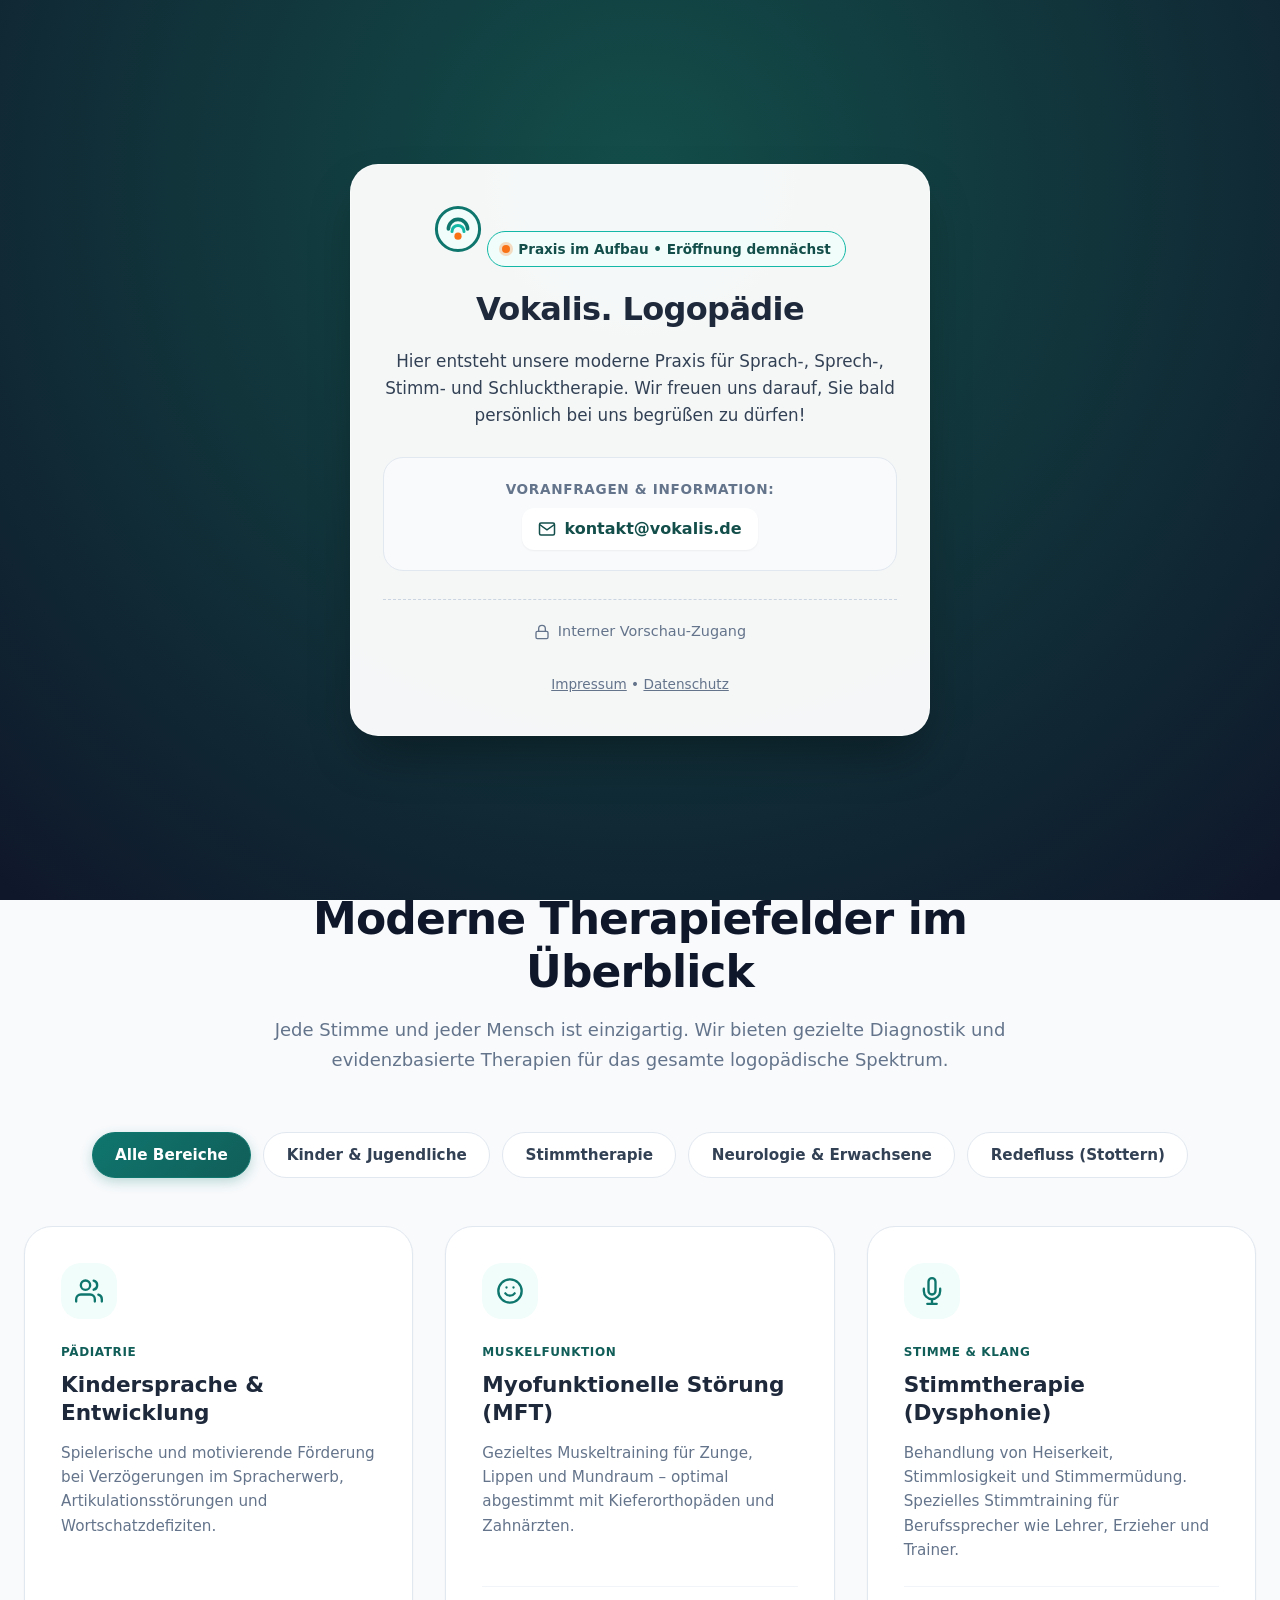
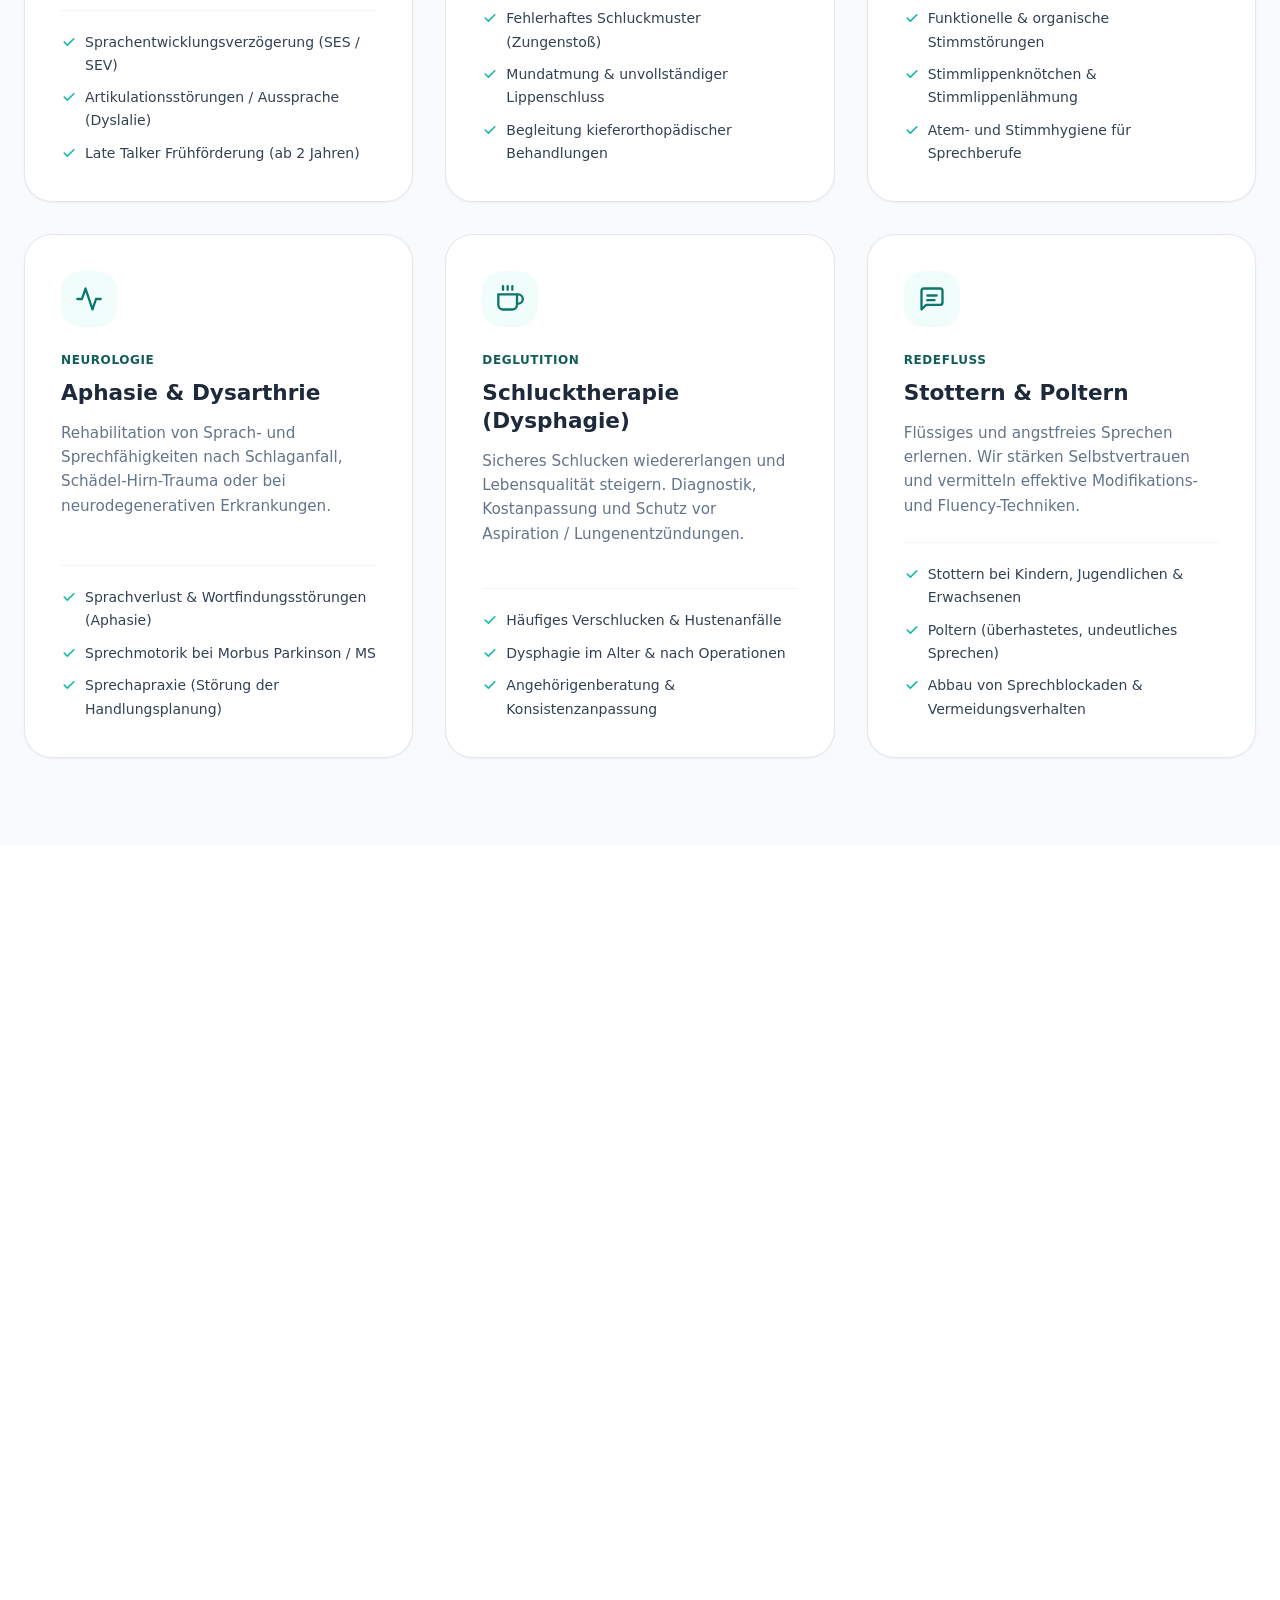
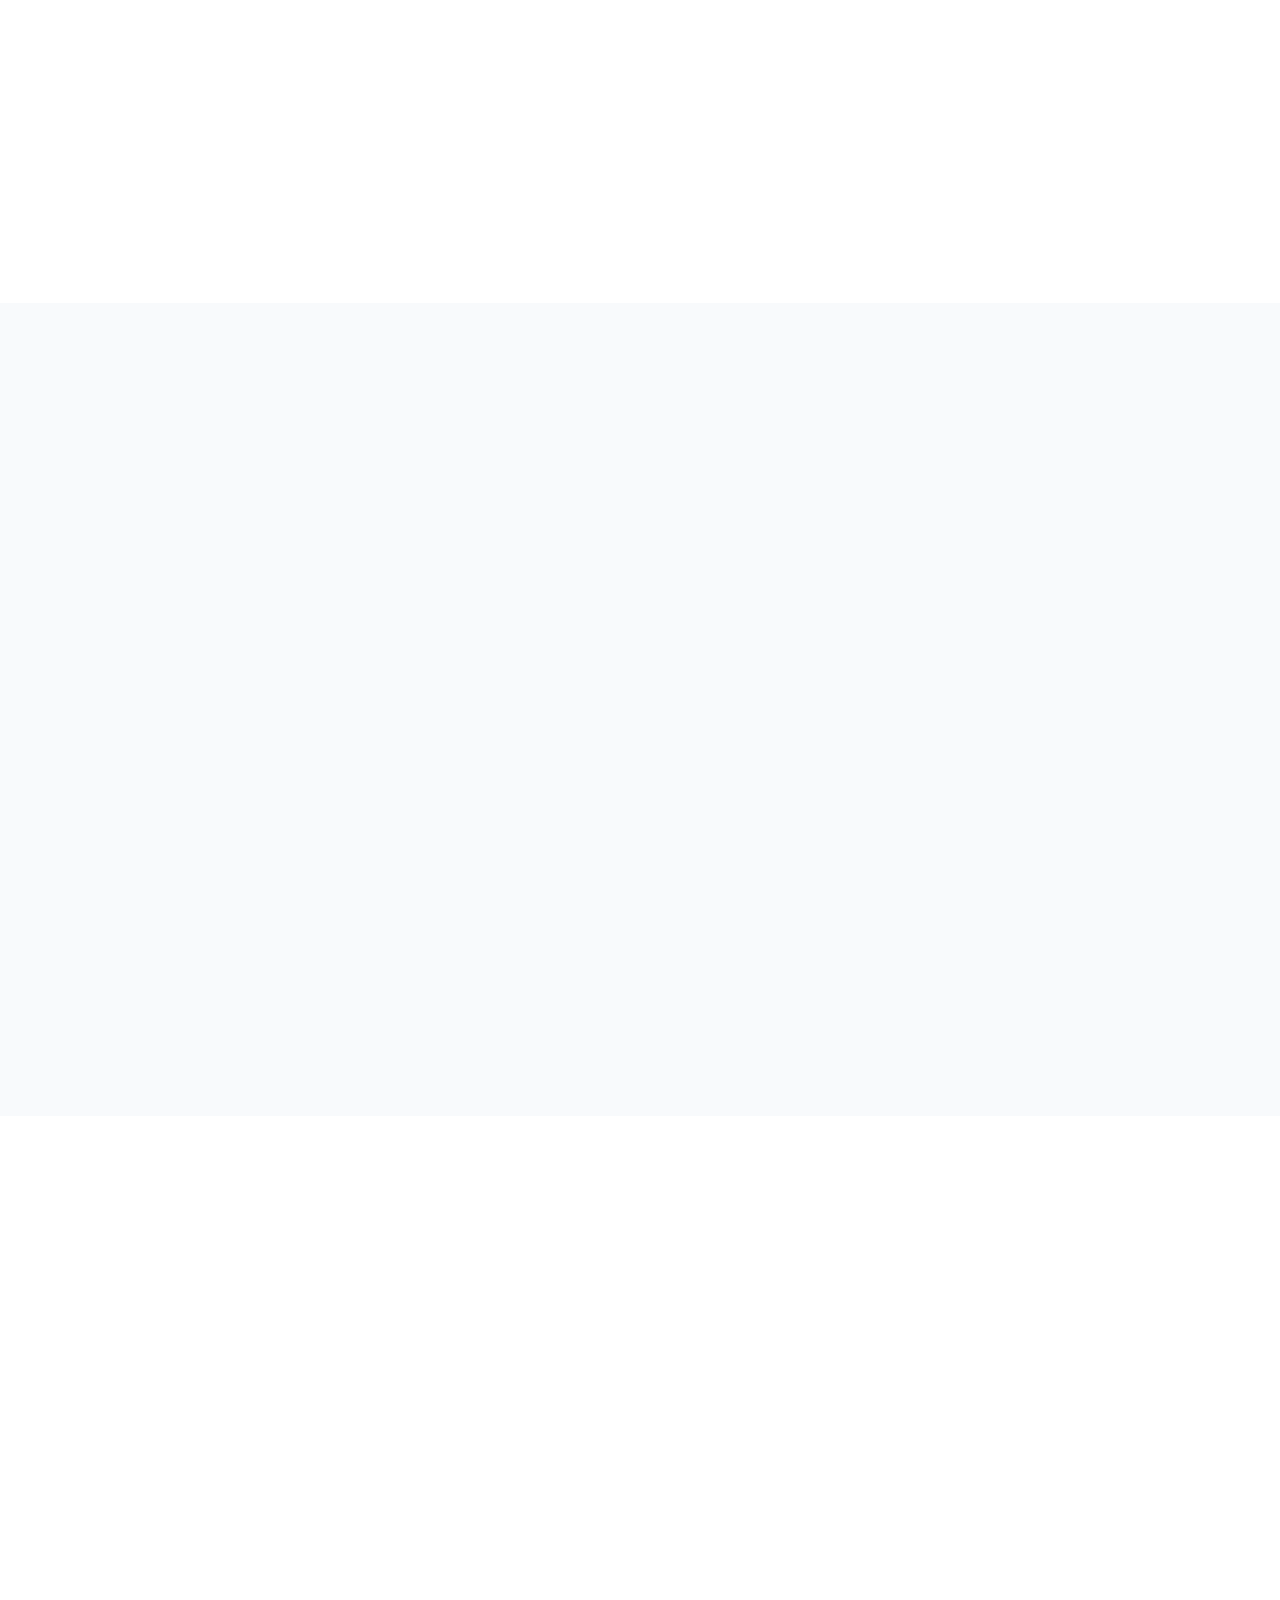
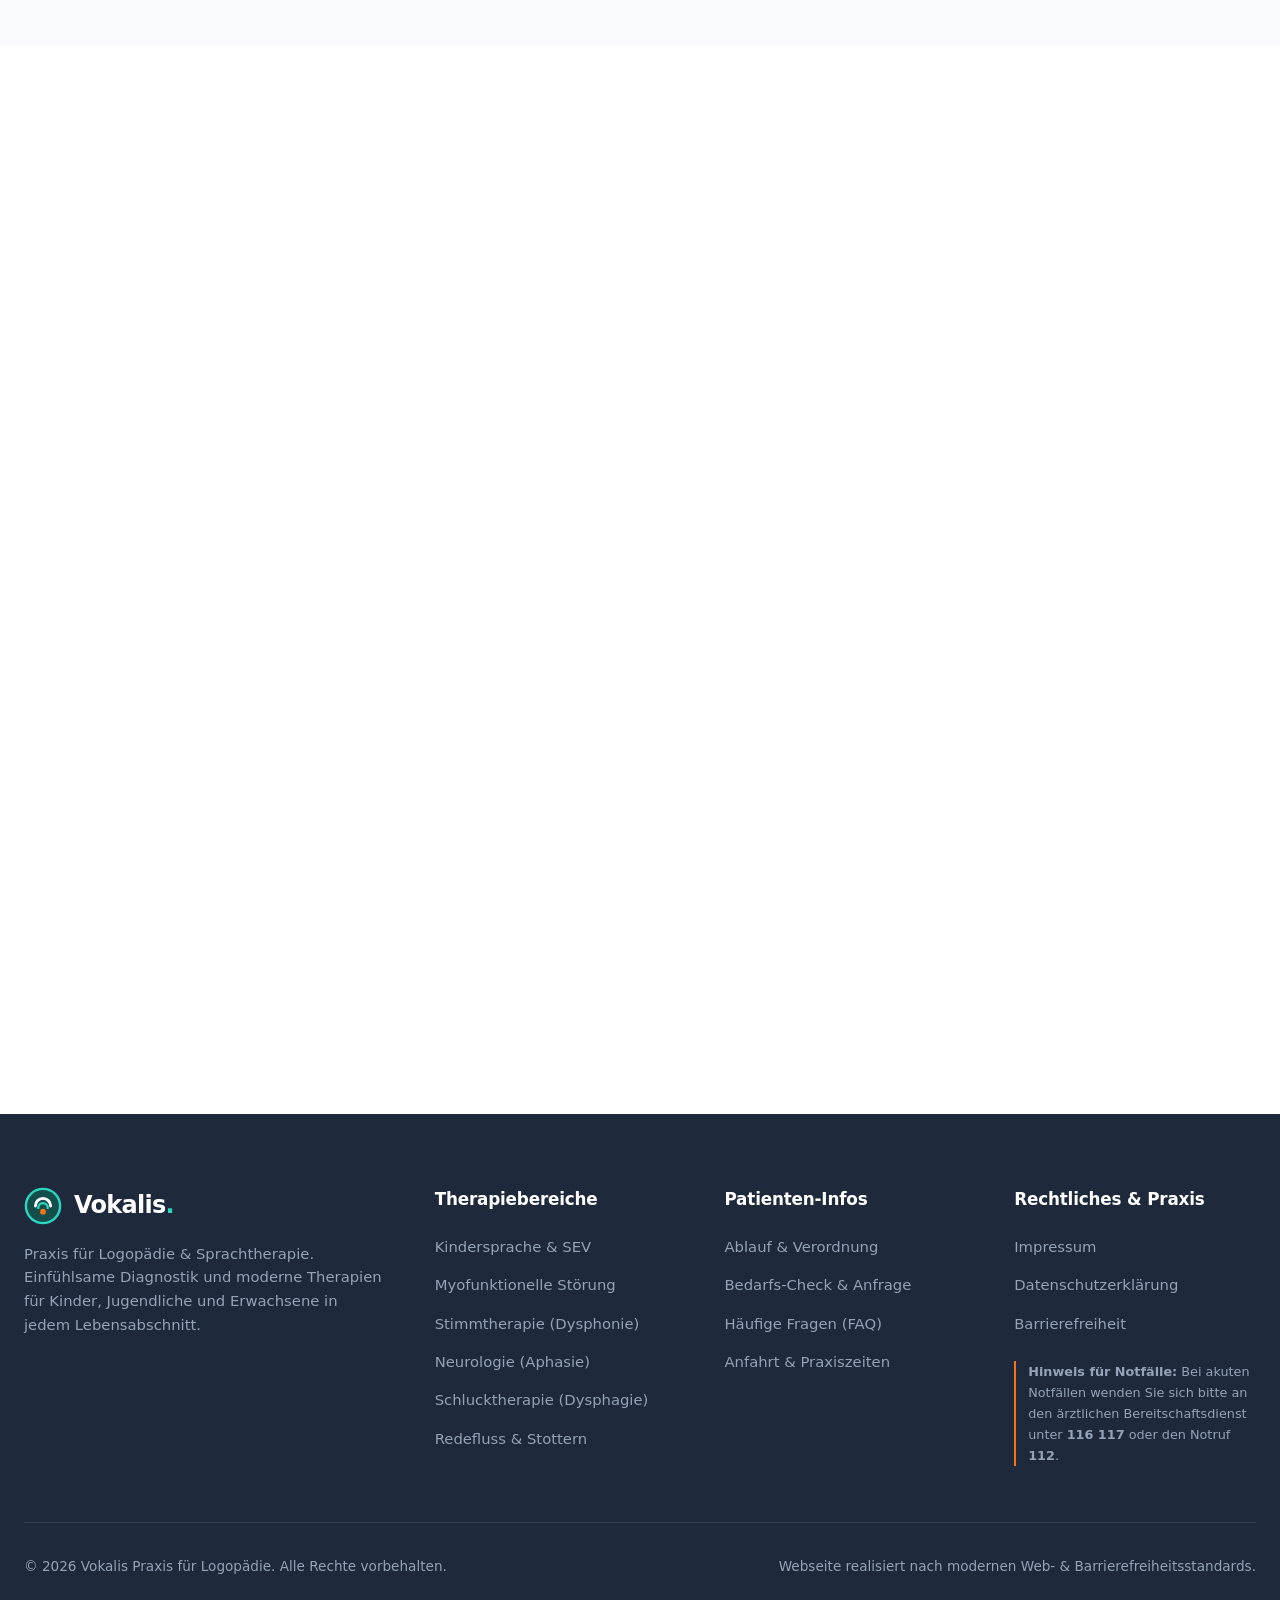
<file: index.html>
<!DOCTYPE html>
<html lang="de">
<head>
  <meta charset="UTF-8">
  <meta name="viewport" content="width=device-width, initial-scale=1.0">
  <title>Vokalis – Praxis für Logopädie & Sprachtherapie</title>
  <meta name="description" content="Moderne Logopädiepraxis für Kinder, Jugendliche und Erwachsene. Spezialisiert auf Sprach-, Sprech-, Stimm- und Schlucktherapie. Alle Kassen & Privat.">
  <meta name="keywords" content="Logopädie, Sprachtherapie, Stimmtherapie, Kindersprache, Aphasie, Stottern, Schluckstörung, Dysphagie, Vokalis, Logopäde">
  <meta name="author" content="Vokalis Logopädie">
  <meta name="robots" content="noindex, nofollow, noarchive, nosnippet">
  <meta name="theme-color" content="#0f766e">


  <!-- Security & Privacy HTTP Equivalents -->
  <meta http-equiv="X-Content-Type-Options" content="nosniff">
  <meta name="referrer" content="strict-origin-when-cross-origin">
  <meta http-equiv="Content-Security-Policy" content="default-src 'self'; script-src 'self' 'unsafe-inline'; style-src 'self' 'unsafe-inline'; img-src 'self' data: https:; font-src 'self'; connect-src 'self'; frame-ancestors 'self';">

  <!-- Open Graph / Social Media -->
  <meta property="og:type" content="website">
  <meta property="og:url" content="https://vokalis.de/">
  <meta property="og:title" content="Vokalis – Praxis für Logopädie & Sprachtherapie">
  <meta property="og:description" content="Stimme, Sprache, Selbstvertrauen. Moderne & einfühlsame logopädische Behandlungen für alle Altersgruppen.">
  <meta property="og:image" content="https://vokalis.de/assets/icons/favicon.svg">

  <!-- Twitter Card -->
  <meta name="twitter:card" content="summary_large_image">
  <meta name="twitter:title" content="Vokalis – Praxis für Logopädie & Sprachtherapie">
  <meta name="twitter:description" content="Moderne Logopädiepraxis für Sprach-, Sprech-, Stimm- und Schlucktherapie.">

  <!-- Favicon & PWA Manifest -->
  <link rel="icon" type="image/svg+xml" href="assets/icons/favicon.svg">
  <link rel="apple-touch-icon" href="assets/icons/favicon.svg">
  <link rel="manifest" href="manifest.json">

  <!-- Stylesheet -->
  <link rel="stylesheet" href="css/style.css">

  <!-- Speculation Rules API for Instant Prerendering -->
  <script type="application/speculationrules">
  {
    "prerender": [
      {
        "source": "list",
        "urls": ["impressum.html", "datenschutz.html"],
        "eagerness": "moderate"
      }
    ]
  }
  </script>


  <!-- Schema.org JSON-LD Structured Data (MedicalBusiness & FAQPage) -->
  <script type="application/ld+json">
  {
    "@context": "https://schema.org",
    "@graph": [
      {
        "@type": "MedicalBusiness",
        "@id": "https://vokalis.de/#practice",
        "name": "Vokalis – Praxis für Logopädie & Sprachtherapie",
        "image": "https://vokalis.de/assets/icons/favicon.svg",
        "url": "https://vokalis.de/",
        "telephone": "+49-000-0000000",
        "email": "kontakt@vokalis.de",
        "priceRange": "$$",
        "medicalSpecialty": "SpeechPathology",
        "description": "Moderne Logopädiepraxis für Kinder, Jugendliche und Erwachsene. Spezialisiert auf Sprach-, Sprech-, Stimm- und Schlucktherapie sowie Hausbesuche.",
        "address": {
          "@type": "PostalAddress",
          "streetAddress": "Musterstraße 123",
          "addressLocality": "Musterstadt",
          "postalCode": "12345",
          "addressCountry": "DE"
        },
        "openingHoursSpecification": [
          {
            "@type": "OpeningHoursSpecification",
            "dayOfWeek": ["Monday", "Tuesday", "Wednesday", "Thursday", "Friday"],
            "opens": "08:00",
            "closes": "18:00"
          }
        ],
        "paymentAccepted": "Gesetzliche Krankenversicherung, Private Krankenversicherung, Selbstzahler",
        "currenciesAccepted": "EUR"
      },
      {
        "@type": "FAQPage",
        "@id": "https://vokalis.de/#faq",
        "mainEntity": [
          {
            "@type": "Question",
            "name": "Wer übernimmt die Kosten für die Logopädie?",
            "acceptedAnswer": {
              "@type": "Answer",
              "text": "Logopädie ist ein anerkanntes medizinisches Heilmittel. Bei Kindern und Jugendlichen bis zum 18. Lebensjahr übernimmt die gesetzliche Krankenkasse 100 % der Kosten. Bei Erwachsenen ab 18 Jahren besteht die gesetzliche Zuzahlungspflicht (10 € Rezeptgebühr + 10 % der Behandlungskosten), sofern keine Zuzahlungsbefreiung vorliegt. Private Krankenversicherungen und Beihilfestellen erstatten die Kosten gemäß individuellem Tarif."
            }
          },
          {
            "@type": "Question",
            "name": "Wie lange ist eine Heilmittelverordnung gültig?",
            "acceptedAnswer": {
              "@type": "Answer",
              "text": "Eine Verordnung für gesetzlich Versicherte (Muster 13) muss spätestens 28 Kalendertage nach dem Ausstellungsdatum begonnen werden, es sei denn, der Arzt hat auf dem Rezept einen abweichenden spätesten Behandlungsbeginn vermerkt."
            }
          },
          {
            "@type": "Question",
            "name": "Wie lange dauert eine Therapieeinheit und wie oft findet sie statt?",
            "acceptedAnswer": {
              "@type": "Answer",
              "text": "In der Regel dauert eine Therapieeinheit 45 Minuten (gelegentlich 30 oder 60 Minuten, je nach ärztlicher Verordnung). Die Behandlungen finden meist 1- bis 2-mal wöchentlich statt. Eine Verordnung umfasst typischerweise 10 Therapieeinheiten."
            }
          },
          {
            "@type": "Question",
            "name": "Bieten Sie auch Hausbesuche an?",
            "acceptedAnswer": {
              "@type": "Answer",
              "text": "Ja! Wenn Patienten aus medizinischen Gründen (z.B. nach einem Schlaganfall oder bei Gehbehinderung) nicht in unsere Praxis kommen können, kann der Arzt einen Hausbesuch verordnen. Wir behandeln Sie dann direkt zu Hause oder in einer Pflegeeinrichtung."
            }
          },
          {
            "@type": "Question",
            "name": "Was passiert, wenn ich einen Termin absagen muss?",
            "acceptedAnswer": {
              "@type": "Answer",
              "text": "Wir führen eine reine Bestellpraxis mit reservierten Zeitfenstern für jeden Patienten. Sollten Sie einen Termin nicht wahrnehmen können, sagen Sie diesen bitte mindestens 24 Stunden vorher telefonisch oder per E-Mail ab."
            }
          }
        ]
      }
    ]
  }
  </script>

</head>
<body>
  <!-- =========================================================================
       PREVIEW & ACCESS CONTROL LOCKSCREEN (COMING SOON GATE)
       ========================================================================= -->
  <div id="preview-gate" class="preview-gate" role="dialog" aria-modal="true" aria-labelledby="gate-title">
    <div class="preview-gate-backdrop"></div>
    <div class="preview-gate-card">
      <div class="preview-gate-logo">
        <svg viewBox="0 0 40 40" fill="none" xmlns="http://www.w3.org/2000/svg" width="48" height="48">
          <circle cx="20" cy="20" r="18" fill="#f0fdfa" stroke="#0f766e" stroke-width="2.5"/>
          <path d="M12 20C12 15.5817 15.5817 12 20 12C24.4183 12 28 15.5817 28 20" stroke="#0f766e" stroke-width="3" stroke-linecap="round"/>
          <path d="M15 22C15 19.2386 17.2386 17 20 17C22.7614 17 25 19.2386 25 22" stroke="#14b8a6" stroke-width="2.5" stroke-linecap="round"/>
          <circle cx="20" cy="26" r="3" fill="#f97316"/>
        </svg>
      </div>

      <div class="preview-badge">
        <span class="preview-badge-dot"></span>
        <span>Praxis im Aufbau • Eröffnung demnächst</span>
      </div>

      <h2 id="gate-title" class="preview-gate-title">Vokalis<span class="brand-highlight">.</span> Logopädie</h2>
      <p class="preview-gate-subtitle">
        Hier entsteht unsere moderne Praxis für Sprach-, Sprech-, Stimm- und Schlucktherapie. Wir freuen uns darauf, Sie bald persönlich bei uns begrüßen zu dürfen!
      </p>

      <div class="preview-contact-box">
        <div class="preview-contact-title">Voranfragen & Information:</div>
        <div class="preview-contact-items">
          <a href="mailto:kontakt@vokalis.de" class="preview-contact-link">
            <svg width="18" height="18" viewBox="0 0 24 24" fill="none" stroke="currentColor" stroke-width="2"><path d="M4 4h16c1.1 0 2 .9 2 2v12c0 1.1-.9 2-2 2H4c-1.1 0-2-.9-2-2V6c0-1.1.9-2 2-2z"></path><polyline points="22,6 12,13 2,6"></polyline></svg>
            <span>kontakt@vokalis.de</span>
          </a>
        </div>
      </div>

      <!-- Passcode Unlock Section -->
      <div class="preview-unlock-box">
        <details class="preview-unlock-details" id="preview-unlock-details">
          <summary class="preview-unlock-summary">
            <svg width="16" height="16" viewBox="0 0 24 24" fill="none" stroke="currentColor" stroke-width="2"><rect x="3" y="11" width="18" height="11" rx="2" ry="2"></rect><path d="M7 11V7a5 5 0 0 1 10 0v4"></path></svg>
            <span>Interner Vorschau-Zugang</span>
          </summary>
          <form id="preview-passcode-form" class="preview-form">
            <div class="preview-input-group">
              <input type="password" id="preview-passcode-input" class="preview-input" placeholder="Passcode eingeben" autocomplete="current-password" aria-label="Interner Vorschau-Passcode" required>
              <button type="submit" class="btn btn-primary btn-sm">Freischalten</button>
            </div>
            <div id="preview-error-msg" class="preview-error" role="alert" style="display: none;"></div>
          </form>
        </details>
      </div>

      <div class="preview-gate-footer">
        <a href="impressum.html">Impressum</a> &bull; <a href="datenschutz.html">Datenschutz</a>
      </div>
    </div>
  </div>

  <!-- Accessibility: Skip to Main Content -->
  <a href="#main-content" class="skip-link">Zum Hauptinhalt springen</a>


  <!-- =========================================================================
       HEADER / NAVIGATION
       ========================================================================= -->
  <header class="header">
    <div class="container header-container">
      <a href="#hero" class="brand-logo" aria-label="Vokalis Praxis für Logopädie Startseite">
        <svg viewBox="0 0 40 40" fill="none" xmlns="http://www.w3.org/2000/svg">
          <circle cx="20" cy="20" r="18" fill="#f0fdfa" stroke="#0f766e" stroke-width="2.5"/>
          <path d="M12 20C12 15.5817 15.5817 12 20 12C24.4183 12 28 15.5817 28 20" stroke="#0f766e" stroke-width="3" stroke-linecap="round"/>
          <path d="M15 22C15 19.2386 17.2386 17 20 17C22.7614 17 25 19.2386 25 22" stroke="#14b8a6" stroke-width="2.5" stroke-linecap="round"/>
          <circle cx="20" cy="26" r="3" fill="#f97316"/>
        </svg>
        <span>Vokalis<span class="brand-highlight">.</span></span>
        <span class="brand-tagline">Logopädie</span>
      </a>

      <!-- Desktop Nav -->
      <nav class="nav-desktop" aria-label="Hauptnavigation">
        <a href="#therapien" class="nav-link">Therapiefelder</a>
        <a href="#ablauf" class="nav-link">Ablauf & Verordnung</a>
        <a href="#praxis" class="nav-link">Über Vokalis</a>
        <a href="#assistent" class="nav-link">Bedarfs-Check</a>
        <a href="#faq" class="nav-link">FAQ</a>
        <a href="#kontakt" class="nav-link">Kontakt</a>
      </nav>

      <div class="header-actions">
        <a href="#assistent" class="btn btn-primary btn-sm" style="display: none; @media (min-width: 640px) { display: inline-flex; }">
          <span>Termin anfragen</span>
        </a>
        <button class="mobile-toggle" aria-label="Menü öffnen" aria-expanded="false">
          <span></span>
          <span></span>
          <span></span>
        </button>
      </div>
    </div>
  </header>

  <!-- Mobile Off-Canvas Drawer -->
  <div class="mobile-drawer" role="dialog" aria-modal="true" aria-label="Mobiles Navigationsmenü">
    <div class="mobile-nav-links">
      <a href="#therapien" class="mobile-nav-link">Therapiefelder</a>
      <a href="#ablauf" class="mobile-nav-link">Ablauf & Verordnung</a>
      <a href="#praxis" class="mobile-nav-link">Über Vokalis</a>
      <a href="#assistent" class="mobile-nav-link">Bedarfs-Check & Termin</a>
      <a href="#faq" class="mobile-nav-link">Häufige Fragen (FAQ)</a>
      <a href="#kontakt" class="mobile-nav-link">Kontakt & Anfahrt</a>
    </div>
    <div style="margin-top: auto; display: flex; flex-direction: column; gap: 1rem;">
      <a href="#assistent" class="btn btn-accent btn-lg">Jetzt Erstgespräch anfragen</a>
      <a href="tel:+49000000000" class="btn btn-outline">Direkt anrufen</a>
    </div>
  </div>
  <div class="mobile-overlay"></div>

  <main id="main-content">

    <!-- =======================================================================
         HERO SECTION
         ======================================================================= -->
    <section id="hero" class="hero">
      <div class="hero-glow"></div>
      <div class="hero-glow-accent"></div>
      <div class="container">
        <div class="hero-grid">
          
          <div class="hero-content">
            <div class="hero-badge">
              <span class="hero-badge-pulse"></span>
              <span class="hero-badge-text">Praxis für Logopädie & Sprachtherapie</span>
            </div>

            <h1 class="hero-title">
              Stimme. Sprache. <br>
              <span class="text-gradient">Selbstvertrauen.</span>
            </h1>

            <p class="hero-lead">
              Willkommen bei <strong>Vokalis</strong>. Wir begleiten Kinder, Jugendliche und Erwachsene mit modernen, wissenschaftlich fundierten Therapiemethoden und viel Herz auf dem Weg zu klarer Sprache und starker Stimme.
            </p>

            <div class="hero-ctas">
              <a href="#assistent" class="btn btn-accent btn-lg">
                <span>Erstberatung anfragen</span>
                <svg width="20" height="20" viewBox="0 0 24 24" fill="none" stroke="currentColor" stroke-width="2.5" stroke-linecap="round" stroke-linejoin="round">
                  <path d="M5 12h14M12 5l7 7-7 7"/>
                </svg>
              </a>
              <a href="#therapien" class="btn btn-outline btn-lg">
                <span>Therapien entdecken</span>
              </a>
            </div>

            <div class="hero-features">
              <div class="hero-feat-item">
                <svg class="hero-feat-icon" viewBox="0 0 20 20" fill="currentColor">
                  <path fill-rule="evenodd" d="M10 18a8 8 0 100-16 8 8 0 000 16zm3.707-9.293a1 1 0 00-1.414-1.414L9 10.586 7.707 9.293a1 1 0 00-1.414 1.414l2 2a1 1 0 001.414 0l4-4z" clip-rule="evenodd"/>
                </svg>
                <span>Alle Kassen & Privat</span>
              </div>
              <div class="hero-feat-item">
                <svg class="hero-feat-icon" viewBox="0 0 20 20" fill="currentColor">
                  <path fill-rule="evenodd" d="M10 18a8 8 0 100-16 8 8 0 000 16zm3.707-9.293a1 1 0 00-1.414-1.414L9 10.586 7.707 9.293a1 1 0 00-1.414 1.414l2 2a1 1 0 001.414 0l4-4z" clip-rule="evenodd"/>
                </svg>
                <span>Hausbesuche möglich</span>
              </div>
              <div class="hero-feat-item">
                <svg class="hero-feat-icon" viewBox="0 0 20 20" fill="currentColor">
                  <path fill-rule="evenodd" d="M10 18a8 8 0 100-16 8 8 0 000 16zm3.707-9.293a1 1 0 00-1.414-1.414L9 10.586 7.707 9.293a1 1 0 00-1.414 1.414l2 2a1 1 0 001.414 0l4-4z" clip-rule="evenodd"/>
                </svg>
                <span>Barrierefreie Praxis</span>
              </div>
              <div class="hero-feat-item">
                <svg class="hero-feat-icon" viewBox="0 0 20 20" fill="currentColor">
                  <path fill-rule="evenodd" d="M10 18a8 8 0 100-16 8 8 0 000 16zm3.707-9.293a1 1 0 00-1.414-1.414L9 10.586 7.707 9.293a1 1 0 00-1.414 1.414l2 2a1 1 0 001.414 0l4-4z" clip-rule="evenodd"/>
                </svg>
                <span>Zertifiziertes Team</span>
              </div>
            </div>
          </div>

          <!-- Hero Visual Component -->
          <div class="hero-visual">
            <div class="hero-card-showcase">
              <div class="hero-card-header">
                <div class="hero-avatar">V</div>
                <div>
                  <h2 class="hero-card-title">Vokalis Logopädie</h2>
                  <p class="hero-card-sub">Individuelle Therapiekonzepte</p>
                </div>
              </div>

              <div class="hero-card-metrics">
                <div class="metric-box">
                  <div class="metric-num">100%</div>
                  <div class="metric-label">Individuelle Betreuung</div>
                </div>
                <div class="metric-box">
                  <div class="metric-num">0–99</div>
                  <div class="metric-label">Für alle Altersstufen</div>
                </div>
              </div>

              <div class="hero-card-pill">
                <svg width="20" height="20" viewBox="0 0 24 24" fill="none" stroke="currentColor" stroke-width="2">
                  <path d="M12 8v4l3 3m6-3a9 9 0 11-18 0 9 9 0 0118 0z" stroke-linecap="round" stroke-linejoin="round"/>
                </svg>
                <span>Termine zeitnah & flexibel nach Vereinbarung</span>
              </div>

              <div class="floating-badge">
                <div class="floating-badge-icon">
                  <svg width="18" height="18" viewBox="0 0 24 24" fill="none" stroke="currentColor" stroke-width="2.5">
                    <path stroke-linecap="round" stroke-linejoin="round" d="M5 13l4 4L19 7" />
                  </svg>
                </div>
                <div class="floating-badge-text">Heilmittelzulassung aller Kassen</div>
              </div>
            </div>
          </div>

        </div>
      </div>
    </section>

    <!-- =======================================================================
         THERAPY SPECIALTIES SECTION (INTERACTIVE FILTER)
         ======================================================================= -->
    <section id="therapien" class="section section-alt">
      <div class="container">
        <div class="section-header">
          <span class="section-tag">Unsere Schwerpunkte</span>
          <h2 class="section-title">Moderne Therapiefelder im Überblick</h2>
          <p class="section-subtitle">
            Jede Stimme und jeder Mensch ist einzigartig. Wir bieten gezielte Diagnostik und evidenzbasierte Therapien für das gesamte logopädische Spektrum.
          </p>
        </div>

        <!-- Filter Buttons -->
        <div class="filter-container" role="tablist" aria-label="Therapiefelder filtern">
          <button class="filter-btn active" data-filter="all" role="tab" aria-selected="true">Alle Bereiche</button>
          <button class="filter-btn" data-filter="kinder" role="tab" aria-selected="false">Kinder & Jugendliche</button>
          <button class="filter-btn" data-filter="stimme" role="tab" aria-selected="false">Stimmtherapie</button>
          <button class="filter-btn" data-filter="erwachsene" role="tab" aria-selected="false">Neurologie & Erwachsene</button>
          <button class="filter-btn" data-filter="redefluss" role="tab" aria-selected="false">Redefluss (Stottern)</button>
        </div>

        <!-- Therapy Cards Grid -->
        <div class="therapies-grid">

          <!-- Card 1: Kindersprache -->
          <article class="therapy-card" data-category="kinder">
            <div class="therapy-card-icon">
              <svg width="28" height="28" viewBox="0 0 24 24" fill="none" stroke="currentColor" stroke-width="2" stroke-linecap="round" stroke-linejoin="round">
                <path d="M17 21v-2a4 4 0 0 0-4-4H5a4 4 0 0 0-4 4v2"></path>
                <circle cx="9" cy="7" r="4"></circle>
                <path d="M23 21v-2a4 4 0 0 0-3-3.87"></path>
                <path d="M16 3.13a4 4 0 0 1 0 7.75"></path>
              </svg>
            </div>
            <span class="therapy-card-tag">Pädiatrie</span>
            <h3 class="therapy-card-title">Kindersprache & Entwicklung</h3>
            <p class="therapy-card-desc">
              Spielerische und motivierende Förderung bei Verzögerungen im Spracherwerb, Artikulationsstörungen und Wortschatzdefiziten.
            </p>
            <ul class="therapy-symptoms-list">
              <li>
                <svg viewBox="0 0 20 20" fill="currentColor"><path fill-rule="evenodd" d="M16.707 5.293a1 1 0 010 1.414l-8 8a1 1 0 01-1.414 0l-4-4a1 1 0 011.414-1.414L8 12.586l7.293-7.293a1 1 0 011.414 0z" clip-rule="evenodd"/></svg>
                <span>Sprachentwicklungsverzögerung (SES / SEV)</span>
              </li>
              <li>
                <svg viewBox="0 0 20 20" fill="currentColor"><path fill-rule="evenodd" d="M16.707 5.293a1 1 0 010 1.414l-8 8a1 1 0 01-1.414 0l-4-4a1 1 0 011.414-1.414L8 12.586l7.293-7.293a1 1 0 011.414 0z" clip-rule="evenodd"/></svg>
                <span>Artikulationsstörungen / Aussprache (Dyslalie)</span>
              </li>
              <li>
                <svg viewBox="0 0 20 20" fill="currentColor"><path fill-rule="evenodd" d="M16.707 5.293a1 1 0 010 1.414l-8 8a1 1 0 01-1.414 0l-4-4a1 1 0 011.414-1.414L8 12.586l7.293-7.293a1 1 0 011.414 0z" clip-rule="evenodd"/></svg>
                <span>Late Talker Frühförderung (ab 2 Jahren)</span>
              </li>
            </ul>
          </article>

          <!-- Card 2: Myofunktionelle Therapie -->
          <article class="therapy-card" data-category="kinder">
            <div class="therapy-card-icon">
              <svg width="28" height="28" viewBox="0 0 24 24" fill="none" stroke="currentColor" stroke-width="2" stroke-linecap="round" stroke-linejoin="round">
                <circle cx="12" cy="12" r="10"></circle>
                <path d="M8 14s1.5 2 4 2 4-2 4-2"></path>
                <line x1="9" y1="9" x2="9.01" y2="9"></line>
                <line x1="15" y1="9" x2="15.01" y2="9"></line>
              </svg>
            </div>
            <span class="therapy-card-tag">Muskelfunktion</span>
            <h3 class="therapy-card-title">Myofunktionelle Störung (MFT)</h3>
            <p class="therapy-card-desc">
              Gezieltes Muskeltraining für Zunge, Lippen und Mundraum – optimal abgestimmt mit Kieferorthopäden und Zahnärzten.
            </p>
            <ul class="therapy-symptoms-list">
              <li>
                <svg viewBox="0 0 20 20" fill="currentColor"><path fill-rule="evenodd" d="M16.707 5.293a1 1 0 010 1.414l-8 8a1 1 0 01-1.414 0l-4-4a1 1 0 011.414-1.414L8 12.586l7.293-7.293a1 1 0 011.414 0z" clip-rule="evenodd"/></svg>
                <span>Fehlerhaftes Schluckmuster (Zungenstoß)</span>
              </li>
              <li>
                <svg viewBox="0 0 20 20" fill="currentColor"><path fill-rule="evenodd" d="M16.707 5.293a1 1 0 010 1.414l-8 8a1 1 0 01-1.414 0l-4-4a1 1 0 011.414-1.414L8 12.586l7.293-7.293a1 1 0 011.414 0z" clip-rule="evenodd"/></svg>
                <span>Mundatmung & unvollständiger Lippenschluss</span>
              </li>
              <li>
                <svg viewBox="0 0 20 20" fill="currentColor"><path fill-rule="evenodd" d="M16.707 5.293a1 1 0 010 1.414l-8 8a1 1 0 01-1.414 0l-4-4a1 1 0 011.414-1.414L8 12.586l7.293-7.293a1 1 0 011.414 0z" clip-rule="evenodd"/></svg>
                <span>Begleitung kieferorthopädischer Behandlungen</span>
              </li>
            </ul>
          </article>

          <!-- Card 3: Stimmtherapie -->
          <article class="therapy-card" data-category="stimme">
            <div class="therapy-card-icon">
              <svg width="28" height="28" viewBox="0 0 24 24" fill="none" stroke="currentColor" stroke-width="2" stroke-linecap="round" stroke-linejoin="round">
                <path d="M12 1a3 3 0 0 0-3 3v8a3 3 0 0 0 6 0V4a3 3 0 0 0-3-3z"></path>
                <path d="M19 10v2a7 7 0 0 1-14 0v-2"></path>
                <line x1="12" y1="19" x2="12" y2="23"></line>
                <line x1="8" y1="23" x2="16" y2="23"></line>
              </svg>
            </div>
            <span class="therapy-card-tag">Stimme & Klang</span>
            <h3 class="therapy-card-title">Stimmtherapie (Dysphonie)</h3>
            <p class="therapy-card-desc">
              Behandlung von Heiserkeit, Stimmlosigkeit und Stimmermüdung. Spezielles Stimmtraining für Berufssprecher wie Lehrer, Erzieher und Trainer.
            </p>
            <ul class="therapy-symptoms-list">
              <li>
                <svg viewBox="0 0 20 20" fill="currentColor"><path fill-rule="evenodd" d="M16.707 5.293a1 1 0 010 1.414l-8 8a1 1 0 01-1.414 0l-4-4a1 1 0 011.414-1.414L8 12.586l7.293-7.293a1 1 0 011.414 0z" clip-rule="evenodd"/></svg>
                <span>Funktionelle & organische Stimmstörungen</span>
              </li>
              <li>
                <svg viewBox="0 0 20 20" fill="currentColor"><path fill-rule="evenodd" d="M16.707 5.293a1 1 0 010 1.414l-8 8a1 1 0 01-1.414 0l-4-4a1 1 0 011.414-1.414L8 12.586l7.293-7.293a1 1 0 011.414 0z" clip-rule="evenodd"/></svg>
                <span>Stimmlippenknötchen & Stimmlippenlähmung</span>
              </li>
              <li>
                <svg viewBox="0 0 20 20" fill="currentColor"><path fill-rule="evenodd" d="M16.707 5.293a1 1 0 010 1.414l-8 8a1 1 0 01-1.414 0l-4-4a1 1 0 011.414-1.414L8 12.586l7.293-7.293a1 1 0 011.414 0z" clip-rule="evenodd"/></svg>
                <span>Atem- und Stimmhygiene für Sprechberufe</span>
              </li>
            </ul>
          </article>

          <!-- Card 4: Neurologie (Aphasie & Dysarthrie) -->
          <article class="therapy-card" data-category="erwachsene">
            <div class="therapy-card-icon">
              <svg width="28" height="28" viewBox="0 0 24 24" fill="none" stroke="currentColor" stroke-width="2" stroke-linecap="round" stroke-linejoin="round">
                <path d="M22 12h-4l-3 9L9 3l-3 9H2"></path>
              </svg>
            </div>
            <span class="therapy-card-tag">Neurologie</span>
            <h3 class="therapy-card-title">Aphasie & Dysarthrie</h3>
            <p class="therapy-card-desc">
              Rehabilitation von Sprach- und Sprechfähigkeiten nach Schlaganfall, Schädel-Hirn-Trauma oder bei neurodegenerativen Erkrankungen.
            </p>
            <ul class="therapy-symptoms-list">
              <li>
                <svg viewBox="0 0 20 20" fill="currentColor"><path fill-rule="evenodd" d="M16.707 5.293a1 1 0 010 1.414l-8 8a1 1 0 01-1.414 0l-4-4a1 1 0 011.414-1.414L8 12.586l7.293-7.293a1 1 0 011.414 0z" clip-rule="evenodd"/></svg>
                <span>Sprachverlust & Wortfindungsstörungen (Aphasie)</span>
              </li>
              <li>
                <svg viewBox="0 0 20 20" fill="currentColor"><path fill-rule="evenodd" d="M16.707 5.293a1 1 0 010 1.414l-8 8a1 1 0 01-1.414 0l-4-4a1 1 0 011.414-1.414L8 12.586l7.293-7.293a1 1 0 011.414 0z" clip-rule="evenodd"/></svg>
                <span>Sprechmotorik bei Morbus Parkinson / MS</span>
              </li>
              <li>
                <svg viewBox="0 0 20 20" fill="currentColor"><path fill-rule="evenodd" d="M16.707 5.293a1 1 0 010 1.414l-8 8a1 1 0 01-1.414 0l-4-4a1 1 0 011.414-1.414L8 12.586l7.293-7.293a1 1 0 011.414 0z" clip-rule="evenodd"/></svg>
                <span>Sprechapraxie (Störung der Handlungsplanung)</span>
              </li>
            </ul>
          </article>

          <!-- Card 5: Schluckstörungen -->
          <article class="therapy-card" data-category="erwachsene">
            <div class="therapy-card-icon">
              <svg width="28" height="28" viewBox="0 0 24 24" fill="none" stroke="currentColor" stroke-width="2" stroke-linecap="round" stroke-linejoin="round">
                <path d="M18 8h1a4 4 0 0 1 0 8h-1"></path>
                <path d="M2 8h16v9a4 4 0 0 1-4 4H6a4 4 0 0 1-4-4V8z"></path>
                <line x1="6" y1="1" x2="6" y2="4"></line>
                <line x1="10" y1="1" x2="10" y2="4"></line>
                <line x1="14" y1="1" x2="14" y2="4"></line>
              </svg>
            </div>
            <span class="therapy-card-tag">Deglutition</span>
            <h3 class="therapy-card-title">Schlucktherapie (Dysphagie)</h3>
            <p class="therapy-card-desc">
              Sicheres Schlucken wiedererlangen und Lebensqualität steigern. Diagnostik, Kostanpassung und Schutz vor Aspiration / Lungenentzündungen.
            </p>
            <ul class="therapy-symptoms-list">
              <li>
                <svg viewBox="0 0 20 20" fill="currentColor"><path fill-rule="evenodd" d="M16.707 5.293a1 1 0 010 1.414l-8 8a1 1 0 01-1.414 0l-4-4a1 1 0 011.414-1.414L8 12.586l7.293-7.293a1 1 0 011.414 0z" clip-rule="evenodd"/></svg>
                <span>Häufiges Verschlucken & Hustenanfälle</span>
              </li>
              <li>
                <svg viewBox="0 0 20 20" fill="currentColor"><path fill-rule="evenodd" d="M16.707 5.293a1 1 0 010 1.414l-8 8a1 1 0 01-1.414 0l-4-4a1 1 0 011.414-1.414L8 12.586l7.293-7.293a1 1 0 011.414 0z" clip-rule="evenodd"/></svg>
                <span>Dysphagie im Alter & nach Operationen</span>
              </li>
              <li>
                <svg viewBox="0 0 20 20" fill="currentColor"><path fill-rule="evenodd" d="M16.707 5.293a1 1 0 010 1.414l-8 8a1 1 0 01-1.414 0l-4-4a1 1 0 011.414-1.414L8 12.586l7.293-7.293a1 1 0 011.414 0z" clip-rule="evenodd"/></svg>
                <span>Angehörigenberatung & Konsistenzanpassung</span>
              </li>
            </ul>
          </article>

          <!-- Card 6: Redeflussstörungen -->
          <article class="therapy-card" data-category="redefluss">
            <div class="therapy-card-icon">
              <svg width="28" height="28" viewBox="0 0 24 24" fill="none" stroke="currentColor" stroke-width="2" stroke-linecap="round" stroke-linejoin="round">
                <path d="M21 15a2 2 0 0 1-2 2H7l-4 4V5a2 2 0 0 1 2-2h14a2 2 0 0 1 2 2z"></path>
                <line x1="8" y1="9" x2="16" y2="9"></line>
                <line x1="8" y1="13" x2="14" y2="13"></line>
              </svg>
            </div>
            <span class="therapy-card-tag">Redefluss</span>
            <h3 class="therapy-card-title">Stottern & Poltern</h3>
            <p class="therapy-card-desc">
              Flüssiges und angstfreies Sprechen erlernen. Wir stärken Selbstvertrauen und vermitteln effektive Modifikations- und Fluency-Techniken.
            </p>
            <ul class="therapy-symptoms-list">
              <li>
                <svg viewBox="0 0 20 20" fill="currentColor"><path fill-rule="evenodd" d="M16.707 5.293a1 1 0 010 1.414l-8 8a1 1 0 01-1.414 0l-4-4a1 1 0 011.414-1.414L8 12.586l7.293-7.293a1 1 0 011.414 0z" clip-rule="evenodd"/></svg>
                <span>Stottern bei Kindern, Jugendlichen & Erwachsenen</span>
              </li>
              <li>
                <svg viewBox="0 0 20 20" fill="currentColor"><path fill-rule="evenodd" d="M16.707 5.293a1 1 0 010 1.414l-8 8a1 1 0 01-1.414 0l-4-4a1 1 0 011.414-1.414L8 12.586l7.293-7.293a1 1 0 011.414 0z" clip-rule="evenodd"/></svg>
                <span>Poltern (überhastetes, undeutliches Sprechen)</span>
              </li>
              <li>
                <svg viewBox="0 0 20 20" fill="currentColor"><path fill-rule="evenodd" d="M16.707 5.293a1 1 0 010 1.414l-8 8a1 1 0 01-1.414 0l-4-4a1 1 0 011.414-1.414L8 12.586l7.293-7.293a1 1 0 011.414 0z" clip-rule="evenodd"/></svg>
                <span>Abbau von Sprechblockaden & Vermeidungsverhalten</span>
              </li>
            </ul>
          </article>

        </div>
      </div>
    </section>

    <!-- =======================================================================
         PROCESS & ROADMAP SECTION (ABLAUF & VERORDNUNG)
         ======================================================================= -->
    <section id="ablauf" class="section">
      <div class="container">
        <div class="section-header">
          <span class="section-tag">Ihr Weg zu uns</span>
          <h2 class="section-title">In 4 einfachen Schritten zur Therapie</h2>
          <p class="section-subtitle">
            Logopädie ist ein ärztlich verordnetes Heilmittel. Wir begleiten Sie von der Ausstellung des Rezepts bis zum erfolgreichen Therapieabschluss.
          </p>
        </div>

        <div class="process-grid">
          
          <div class="process-card">
            <div class="process-step-badge">1</div>
            <h3 class="process-title">Ärztliche Verordnung</h3>
            <p class="process-desc">
              Ihr Arzt (Kinderarzt, HNO-Arzt, Neurologe, Kieferorthopäde oder Hausarzt) stellt Ihnen eine Heilmittelverordnung (Muster 13) aus.
            </p>
          </div>

          <div class="process-card">
            <div class="process-step-badge">2</div>
            <h3 class="process-title">Terminvereinbarung</h3>
            <p class="process-desc">
              Kontaktieren Sie uns telefonisch, per E-Mail oder über unseren Online-Bedarfsassistenten zur schnellen Ersttermin-Absprache.
            </p>
          </div>

          <div class="process-card">
            <div class="process-step-badge">3</div>
            <h3 class="process-title">Ausführliche Diagnostik</h3>
            <p class="process-desc">
              In der ersten Therapiestunde führen wir eine detaillierte Befunderhebung durch und definieren gemeinsam persönliche Therapieziele.
            </p>
          </div>

          <div class="process-card">
            <div class="process-step-badge">4</div>
            <h3 class="process-title">Individuelle Therapie</h3>
            <p class="process-desc">
              In regelmäßigen Einheiten (in der Regel 1–2x pro Woche à 45 Min.) arbeiten wir gezielt, alltagsnah und mit messbaren Fortschritten.
            </p>
          </div>

        </div>

        <!-- Prescription Info Callout -->
        <div class="prescription-banner">
          <div class="prescription-text">
            <h3>Wichtiger Hinweis zur Gültigkeit</h3>
            <p>
              Gesetzliche Heilmittelverordnungen müssen in der Regel <strong>innerhalb von 28 Tagen</strong> nach dem Ausstellungsdatum begonnen werden. Melden Sie sich daher bitte zeitnah nach Erhalt Ihres Rezepts bei uns!
            </p>
          </div>
          <a href="#assistent" class="btn btn-accent btn-lg">Rezept einreichen & anfragen</a>
        </div>

      </div>
    </section>

    <!-- =======================================================================
         PRACTICE & PHILOSOPHY SECTION (ÜBER UNS)
         ======================================================================= -->
    <section id="praxis" class="section section-alt">
      <div class="container">
        <div class="practice-grid">
          
          <div class="practice-content">
            <span class="section-tag">Über Vokalis</span>
            <h2>Kompetenz, Vertrauen und moderne Therapiemethoden</h2>
            <p>
              In unserer Praxis steht der Mensch im Mittelpunkt. Ob Kleinkind, Jugendlicher oder Erwachsener – Sprach- und Stimmtherapie gelingt am besten in einer Atmosphäre von Sicherheit, Wertschätzung und professioneller Struktur.
            </p>
            <p>
              Wir verbinden aktuelle wissenschaftliche Standards mit erprobten interaktiven Methoden, damit Übungen nicht nur effektiv sind, sondern auch Freude machen und nachhaltig im Alltag ankommen.
            </p>

            <div class="values-list">
              <div class="value-item">
                <div class="value-icon">
                  <svg width="20" height="20" viewBox="0 0 24 24" fill="none" stroke="currentColor" stroke-width="2.5">
                    <path stroke-linecap="round" stroke-linejoin="round" d="M4.318 6.318a4.5 4.5 0 000 6.364L12 20.364l7.682-7.682a4.5 4.5 0 00-6.364-6.364L12 7.636l-1.318-1.318a4.5 4.5 0 00-6.364 0z" />
                  </svg>
                </div>
                <div class="value-text">
                  <h3>Einfühlsam & Geduldig</h3>
                  <p>Therapie ohne Leistungsdruck in geschütztem Rahmen.</p>
                </div>
              </div>

              <div class="value-item">
                <div class="value-icon">
                  <svg width="20" height="20" viewBox="0 0 24 24" fill="none" stroke="currentColor" stroke-width="2.5">
                    <path stroke-linecap="round" stroke-linejoin="round" d="M9 12l2 2 4-4m6 2a9 9 0 11-18 0 9 9 0 0118 0z" />
                  </svg>
                </div>
                <div class="value-text">
                  <h3>Evidenzbasiert</h3>
                  <p>Regelmäßige Fortbildungen nach neuesten Leitlinien.</p>
                </div>
              </div>

              <div class="value-item">
                <div class="value-icon">
                  <svg width="20" height="20" viewBox="0 0 24 24" fill="none" stroke="currentColor" stroke-width="2.5">
                    <path stroke-linecap="round" stroke-linejoin="round" d="M3 12l2-2m0 0l7-7 7 7M5 10v10a1 1 0 001 1h3m10-11l2 2m-2-2v10a1 1 0 01-1 1h-3m-6 0a1 1 0 001-1v-4a1 1 0 011-1h2a1 1 0 011 1v4a1 1 0 001 1m-6 0h6" />
                  </svg>
                </div>
                <div class="value-text">
                  <h3>Hausbesuche</h3>
                  <p>Bei medizinischer Indikation auch direkt vor Ort.</p>
                </div>
              </div>

              <div class="value-item">
                <div class="value-icon">
                  <svg width="20" height="20" viewBox="0 0 24 24" fill="none" stroke="currentColor" stroke-width="2.5">
                    <path stroke-linecap="round" stroke-linejoin="round" d="M12 4.354a4 4 0 110 5.292M15 21H3v-1a6 6 0 0112 0v1zm0 0h6v-1a6 6 0 00-9-5.197M13 7a4 4 0 11-8 0 4 4 0 018 0z" />
                  </svg>
                </div>
                <div class="value-text">
                  <h3>Interdisziplinär</h3>
                  <p>Enge Zusammenarbeit mit Ärzten, Schulen & Therapeuten.</p>
                </div>
              </div>
            </div>
          </div>

          <div class="practice-visual-box">
            <h3>Ihre Wohlfühlpraxis</h3>
            <div class="highlight-points">
              <div class="highlight-point">
                <svg viewBox="0 0 24 24" fill="none" stroke="currentColor" stroke-width="2.5"><path stroke-linecap="round" stroke-linejoin="round" d="M5 13l4 4L19 7"/></svg>
                <span>Helle, freundliche und barrierefreie Therapieräume</span>
              </div>
              <div class="highlight-point">
                <svg viewBox="0 0 24 24" fill="none" stroke="currentColor" stroke-width="2.5"><path stroke-linecap="round" stroke-linejoin="round" d="M5 13l4 4L19 7"/></svg>
                <span>Moderne therapeutische Diagnostik- & Fördermedien</span>
              </div>
              <div class="highlight-point">
                <svg viewBox="0 0 24 24" fill="none" stroke="currentColor" stroke-width="2.5"><path stroke-linecap="round" stroke-linejoin="round" d="M5 13l4 4L19 7"/></svg>
                <span>Entspannter Wartebereich für Eltern & Begleitpersonen</span>
              </div>
              <div class="highlight-point">
                <svg viewBox="0 0 24 24" fill="none" stroke="currentColor" stroke-width="2.5"><path stroke-linecap="round" stroke-linejoin="round" d="M5 13l4 4L19 7"/></svg>
                <span>Gute Erreichbarkeit mit PKW & öffentlichen Verkehrsmitteln</span>
              </div>
            </div>
          </div>

        </div>
      </div>
    </section>

    <!-- =======================================================================
         INTERACTIVE APPOINTMENT & INQUIRY ASSISTANT
         ======================================================================= -->
    <section id="assistent" class="section">
      <div class="container">
        <div class="section-header">
          <span class="section-tag">Bedarfs-Check & Terminanfrage</span>
          <h2 class="section-title">Finden Sie das passende Angebot</h2>
          <p class="section-subtitle">
            Beantworten Sie 3 kurze Fragen – unser Assistent bereitet Ihre Anfrage optimal vor und beschleunigt die Terminvereinbarung.
          </p>
        </div>

        <div class="assistant-card">
          <!-- Step Progress -->
          <div class="assistant-progress">
            <div class="step-indicator active" data-step="1">
              <div class="step-circle">1</div>
              <span class="step-title">Patient</span>
            </div>
            <div class="step-indicator" data-step="2">
              <div class="step-circle">2</div>
              <span class="step-title">Schwerpunkt</span>
            </div>
            <div class="step-indicator" data-step="3">
              <div class="step-circle">3</div>
              <span class="step-title">Rezept</span>
            </div>
            <div class="step-indicator" data-step="4">
              <div class="step-circle">4</div>
              <span class="step-title">Kontakt</span>
            </div>
          </div>

          <!-- Step 1: Patient Type -->
          <div class="assistant-step active" data-step="1">
            <h3 class="step-question">Für wen suchen Sie eine logopädische Behandlung?</h3>
            <p class="step-hint">Wählen Sie die zutreffende Altersgruppe aus:</p>

            <div class="options-grid">
              <div class="option-card" data-category="patient" data-value="Kind (unter 6 Jahre)">
                <svg class="option-icon" viewBox="0 0 24 24" fill="none" stroke="currentColor" stroke-width="2">
                  <path d="M12 2a5 5 0 0 1 5 5v1a5 5 0 0 1-10 0V7a5 5 0 0 1 5-5z"></path>
                  <path d="M2 20a10 10 0 0 1 20 0"></path>
                </svg>
                <div class="option-title">Kleinkind / Kindergartenkind</div>
                <div class="option-desc">Unter 6 Jahre (z.B. Late Talker, Aussprache, Myofunktion)</div>
              </div>

              <div class="option-card" data-category="patient" data-value="Schulkind / Jugendlicher">
                <svg class="option-icon" viewBox="0 0 24 24" fill="none" stroke="currentColor" stroke-width="2">
                  <path d="M4 19.5A2.5 2.5 0 0 1 6.5 17H20"></path>
                  <path d="M6.5 2H20v20H6.5A2.5 2.5 0 0 1 4 19.5v-15A2.5 2.5 0 0 1 6.5 2z"></path>
                </svg>
                <div class="option-title">Schulkind / Jugendlicher</div>
                <div class="option-desc">6 bis 18 Jahre (z.B. Grammatik, Stottern, LRS-Begleitung)</div>
              </div>

              <div class="option-card" data-category="patient" data-value="Erwachsener (Stimme / Sprechberuf)">
                <svg class="option-icon" viewBox="0 0 24 24" fill="none" stroke="currentColor" stroke-width="2">
                  <path d="M12 1a3 3 0 0 0-3 3v8a3 3 0 0 0 6 0V4a3 3 0 0 0-3-3z"></path>
                  <path d="M19 10v2a7 7 0 0 1-14 0v-2"></path>
                </svg>
                <div class="option-title">Erwachsener (Stimme / Sprechen)</div>
                <div class="option-desc">Heiserkeit, Berufssprecher, Stimmtraining, Stottern</div>
              </div>

              <div class="option-card" data-category="patient" data-value="Erwachsener (Neurologie / Schlucken)">
                <svg class="option-icon" viewBox="0 0 24 24" fill="none" stroke="currentColor" stroke-width="2">
                  <path d="M22 12h-4l-3 9L9 3l-3 9H2"></path>
                </svg>
                <div class="option-title">Erwachsener (Neurologie / Dysphagie)</div>
                <div class="option-desc">Nach Schlaganfall, Parkinson, Schluckbeschwerden</div>
              </div>
            </div>

            <div class="assistant-nav">
              <div></div>
              <button class="btn btn-primary btn-step-next" disabled>Weiter zur Thematik</button>
            </div>
          </div>

          <!-- Step 2: Symptom / Need Area -->
          <div class="assistant-step" data-step="2">
            <h3 class="step-question">Welcher Themenschwerpunkt liegt vor?</h3>
            <p class="step-hint">Wählen Sie den primären Grund für die Therapie:</p>

            <div class="options-grid">
              <div class="option-card" data-category="symptom" data-value="Aussprache & Lautbildung (Dyslalie)">
                <div class="option-title">Aussprache / Laute</div>
                <div class="option-desc">Einzelne Laute wie /s/, /sch/, /k/ werden ausgelassen oder vertauscht.</div>
              </div>
              <div class="option-card" data-category="symptom" data-value="Wortschatz & Grammatik">
                <div class="option-title">Sprachverständnis & Satzbau</div>
                <div class="option-desc">Geringer Wortschatz, unvollständige Sätze, Grammatikschwierigkeiten.</div>
              </div>
              <div class="option-card" data-category="symptom" data-value="Stimmüberlastung & Heiserkeit">
                <div class="option-title">Stimme & Heiserkeit</div>
                <div class="option-desc">Stimme klingt rau, ermüdet schnell oder bricht weg.</div>
              </div>
              <div class="option-card" data-category="symptom" data-value="Schlucken & Muskelbalance (MFT / Dysphagie)">
                <div class="option-title">Schlucken & Mundmuskulatur</div>
                <div class="option-desc">Falsches Schlucken, Zungenfehllage oder Dysphagie.</div>
              </div>
              <div class="option-card" data-category="symptom" data-value="Redefluss (Stottern / Poltern)">
                <div class="option-title">Stottern oder Poltern</div>
                <div class="option-desc">Wiederholungen, Dehnungen, Blockaden oder hastiges Sprechen.</div>
              </div>
              <div class="option-card" data-category="symptom" data-value="Neurologische Rehabilitation (Aphasie)">
                <div class="option-title">Neurologische Sprachtherapie</div>
                <div class="option-desc">Wiedererlernen von Sprache und Sprachverständnis nach Schlaganfall.</div>
              </div>
            </div>

            <div class="assistant-nav">
              <button class="btn btn-outline btn-step-prev">Zurück</button>
              <button class="btn btn-primary btn-step-next" disabled>Weiter zum Rezeptstatus</button>
            </div>
          </div>

          <!-- Step 3: Prescription Status -->
          <div class="assistant-step" data-step="3">
            <h3 class="step-question">Liegt bereits eine ärztliche Verordnung vor?</h3>
            <p class="step-hint">Die Heilmittelverordnung ist für die Kostenübernahme erforderlich:</p>

            <div class="options-grid">
              <div class="option-card" data-category="prescription" data-value="Ja, Heilmittelverordnung liegt vor">
                <div class="option-title">Ja, Verordnung liegt vor</div>
                <div class="option-desc">Ich habe bereits ein gültiges Rezept vom Arzt erhalten.</div>
              </div>
              <div class="option-card" data-category="prescription" data-value="Rezept ist beim Arzt bestellt / geplant">
                <div class="option-title">Arzttermin ist vereinbart</div>
                <div class="option-desc">Die Verordnung wird in Kürze vom Arzt ausgestellt.</div>
              </div>
              <div class="option-card" data-category="prescription" data-value="Privatpatient / Selbstzahler">
                <div class="option-title">Privat / Selbstzahler</div>
                <div class="option-desc">Privatrezept oder präventives Stimmtraining / Coaching.</div>
              </div>
              <div class="option-card" data-category="prescription" data-value="Noch unklar / Bitte um Beratung">
                <div class="option-title">Noch unklar</div>
                <div class="option-desc">Ich benötige Beratung zum Ablauf der Verordnung.</div>
              </div>
            </div>

            <div class="assistant-nav">
              <button class="btn btn-outline btn-step-prev">Zurück</button>
              <button class="btn btn-primary btn-step-next" disabled>Zur Terminanfrage</button>
            </div>
          </div>

          <!-- Step 4: Contact Dispatch -->
          <div class="assistant-step" data-step="4">
            <h3 class="step-question">Ihre Terminanfrage abschließen</h3>
            <p class="step-hint">Ihre Angaben wurden zusammengefasst:</p>

            <div id="assistant-summary-text" style="background-color: var(--primary-subtle); padding: 1rem 1.25rem; border-radius: var(--radius-md); border-left: 3px solid var(--primary); font-size: 0.95rem; margin-bottom: 2rem; color: var(--primary-darkest);">
              <!-- Populated via JavaScript -->
            </div>

            <form id="contact-form">
              <input type="hidden" id="contact-subject" name="subject" value="Therapieanfrage">

              <div style="display: grid; grid-template-columns: 1fr; gap: 1rem; margin-bottom: 1rem;">
                <div class="form-group" style="margin-bottom: 0;">
                  <label for="contact-name" class="form-label">Vor- und Nachname *</label>
                  <input type="text" id="contact-name" class="form-input" placeholder="z.B. Anna Schmidt" autocomplete="name" required>
                </div>
              </div>

              <div style="display: grid; grid-template-columns: 1fr 1fr; gap: 1rem; margin-bottom: 1rem;">
                <div class="form-group" style="margin-bottom: 0;">
                  <label for="contact-phone" class="form-label">Telefonnummer *</label>
                  <input type="tel" id="contact-phone" class="form-input" placeholder="Für schnelle Terminabsprache" autocomplete="tel" required>
                </div>
                <div class="form-group" style="margin-bottom: 0;">
                  <label for="contact-email" class="form-label">E-Mail-Adresse *</label>
                  <input type="email" id="contact-email" class="form-input" placeholder="ihre-mail@beispiel.de" autocomplete="email" required>
                </div>
              </div>


              <div class="form-group">
                <label for="contact-message" class="form-label">Ihre Nachricht / Wunschzeiten</label>
                <textarea id="contact-message" class="form-textarea" rows="4" placeholder="Teilen Sie uns gerne Ihre Wunschtage oder weitere Details mit..."></textarea>
              </div>

              <div class="form-group">
                <label class="form-checkbox-label" for="contact-privacy">
                  <input type="checkbox" id="contact-privacy" required>
                  <span>Ich habe die <a href="datenschutz.html" target="_blank">Datenschutzerklärung</a> zur Kenntnis genommen und willige in die Verarbeitung meiner Daten zur Bearbeitung der Terminanfrage ein. *</span>
                </label>
              </div>

              <div class="assistant-nav">
                <button type="button" class="btn btn-outline btn-step-prev">Zurück</button>
                <button type="submit" class="btn btn-accent btn-lg">Anfrage jetzt unverbindlich senden</button>
              </div>
            </form>
          </div>

        </div>
      </div>
    </section>

    <!-- =======================================================================
         FAQ SECTION (ACCORDION)
         ======================================================================= -->
    <section id="faq" class="section section-alt">
      <div class="container">
        <div class="section-header">
          <span class="section-tag">Transparenz & Information</span>
          <h2 class="section-title">Häufig gestellte Fragen (FAQ)</h2>
          <p class="section-subtitle">
            Antworten auf die wichtigsten Fragen rund um Verordnung, Kostenübernahme und Ablauf einer logopädischen Behandlung.
          </p>
        </div>

        <div class="faq-list">
          
          <div class="faq-item">
            <button class="faq-question" aria-expanded="false">
              <span>Wer übernimmt die Kosten für die Logopädie?</span>
              <svg class="faq-icon" viewBox="0 0 24 24" fill="none" stroke="currentColor" stroke-width="2.5"><path stroke-linecap="round" stroke-linejoin="round" d="M19 9l-7 7-7-7"/></svg>
            </button>
            <div class="faq-answer">
              <p>
                Logopädie ist ein anerkanntes medizinisches Heilmittel. Bei Kindern und Jugendlichen bis zum 18. Lebensjahr übernimmt die <strong>gesetzliche Krankenkasse 100 % der Kosten</strong>. Bei Erwachsenen ab 18 Jahren besteht die gesetzliche Zuzahlungspflicht (10 € Rezeptgebühr + 10 % der Behandlungskosten), sofern keine Zuzahlungsbefreiung vorliegt. Private Krankenversicherungen und Beihilfestellen erstatten die Kosten gemäß individuellem Tarif.
              </p>
            </div>
          </div>

          <div class="faq-item">
            <button class="faq-question" aria-expanded="false">
              <span>Wie lange ist eine Heilmittelverordnung gültig?</span>
              <svg class="faq-icon" viewBox="0 0 24 24" fill="none" stroke="currentColor" stroke-width="2.5"><path stroke-linecap="round" stroke-linejoin="round" d="M19 9l-7 7-7-7"/></svg>
            </button>
            <div class="faq-answer">
              <p>
                Eine Verordnung für gesetzlich Versicherte (Muster 13) muss spätestens <strong>28 Kalendertage nach dem Ausstellungsdatum</strong> begonnen werden, es sei denn, der Arzt hat auf dem Rezept einen abweichenden spätesten Behandlungsbeginn vermerkt.
              </p>
            </div>
          </div>

          <div class="faq-item">
            <button class="faq-question" aria-expanded="false">
              <span>Wie lange dauert eine Therapieeinheit und wie oft findet sie statt?</span>
              <svg class="faq-icon" viewBox="0 0 24 24" fill="none" stroke="currentColor" stroke-width="2.5"><path stroke-linecap="round" stroke-linejoin="round" d="M19 9l-7 7-7-7"/></svg>
            </button>
            <div class="faq-answer">
              <p>
                In der Regel dauert eine Therapieeinheit <strong>45 Minuten</strong> (gelegentlich 30 oder 60 Minuten, je nach ärztlicher Verordnung). Die Behandlungen finden meist 1- bis 2-mal wöchentlich statt. Eine Verordnung umfasst typischerweise 10 Therapieeinheiten.
              </p>
            </div>
          </div>

          <div class="faq-item">
            <button class="faq-question" aria-expanded="false">
              <span>Bieten Sie auch Hausbesuche an?</span>
              <svg class="faq-icon" viewBox="0 0 24 24" fill="none" stroke="currentColor" stroke-width="2.5"><path stroke-linecap="round" stroke-linejoin="round" d="M19 9l-7 7-7-7"/></svg>
            </button>
            <div class="faq-answer">
              <p>
                Ja! Wenn Patienten aus medizinischen Gründen (z.B. nach einem Schlaganfall oder bei Gehbehinderung) nicht in unsere Praxis kommen können, kann der Arzt einen Hausbesuch verordnen. Wir behandeln Sie dann direkt zu Hause oder in einer Pflegeeinrichtung.
              </p>
            </div>
          </div>

          <div class="faq-item">
            <button class="faq-question" aria-expanded="false">
              <span>Was passiert, wenn ich einen Termin absagen muss?</span>
              <svg class="faq-icon" viewBox="0 0 24 24" fill="none" stroke="currentColor" stroke-width="2.5"><path stroke-linecap="round" stroke-linejoin="round" d="M19 9l-7 7-7-7"/></svg>
            </button>
            <div class="faq-answer">
              <p>
                Wir führen eine reine Bestellpraxis mit reservierten Zeitfenstern für jeden Patienten. Sollten Sie einen Termin nicht wahrnehmen können, sagen Sie diesen bitte mindestens <strong>24 Stunden vorher</strong> telefonisch oder per E-Mail ab.
              </p>
            </div>
          </div>

        </div>
      </div>
    </section>

    <!-- =======================================================================
         CONTACT & LOCATION SECTION
         ======================================================================= -->
    <section id="kontakt" class="section">
      <div class="container">
        <div class="section-header">
          <span class="section-tag">Kontakt & Anfahrt</span>
          <h2 class="section-title">Wir freuen uns auf Sie</h2>
          <p class="section-subtitle">
            Haben Sie Fragen oder möchten Sie direkt einen Termin vereinbaren? Melden Sie sich gerne bei uns.
          </p>
        </div>

        <div class="contact-grid">
          
          <div class="contact-cards">
            
            <div class="contact-card">
              <div class="contact-icon">
                <svg width="24" height="24" viewBox="0 0 24 24" fill="none" stroke="currentColor" stroke-width="2">
                  <path d="M22 16.92v3a2 2 0 0 1-2.18 2 19.79 19.79 0 0 1-8.63-3.07 19.5 19.5 0 0 1-6-6 19.79 19.79 0 0 1-3.07-8.67A2 2 0 0 1 4.11 2h3a2 2 0 0 1 2 1.72 12.84 12.84 0 0 0 .7 2.81 2 2 0 0 1-.45 2.11L8.09 9.91a16 16 0 0 0 6 6l1.27-1.27a2 2 0 0 1 2.11-.45 12.84 12.84 0 0 0 2.81.7A2 2 0 0 1 22 16.92z"></path>
                </svg>
              </div>
              <div class="contact-details">
                <h3>Telefon</h3>
                <p><a href="tel:+49000000000">+49 (0) 000 - 000 00 00</a></p>
                <p style="font-size: 0.825rem; color: var(--text-muted); margin-top: 2px;">Während Therapiesitzungen ist der Anrufbeantworter aktiv – wir rufen zuverlässig zurück!</p>
              </div>
            </div>

            <div class="contact-card">
              <div class="contact-icon">
                <svg width="24" height="24" viewBox="0 0 24 24" fill="none" stroke="currentColor" stroke-width="2">
                  <path d="M4 4h16c1.1 0 2 .9 2 2v12c0 1.1-.9 2-2 2H4c-1.1 0-2-.9-2-2V6c0-1.1.9-2 2-2z"></path>
                  <polyline points="22,6 12,13 2,6"></polyline>
                </svg>
              </div>
              <div class="contact-details">
                <h3>E-Mail</h3>
                <p><a href="mailto:kontakt@vokalis.de">kontakt@vokalis.de</a></p>
                <p style="font-size: 0.825rem; color: var(--text-muted); margin-top: 2px;">Antwort in der Regel innerhalb von 24 Stunden</p>
              </div>
            </div>

            <div class="contact-card">
              <div class="contact-icon">
                <svg width="24" height="24" viewBox="0 0 24 24" fill="none" stroke="currentColor" stroke-width="2">
                  <path d="M21 10c0 7-9 13-9 13s-9-6-9-13a9 9 0 0 1 18 0z"></path>
                  <circle cx="12" cy="10" r="3"></circle>
                </svg>
              </div>
              <div class="contact-details">
                <h3>Praxisadresse</h3>
                <p><strong>Vokalis Praxis für Logopädie</strong></p>
                <p>Musterstraße 123, 12345 Musterstadt</p>
                <p style="font-size: 0.825rem; color: var(--text-muted); margin-top: 2px;">Barrierefreier Zugang mit Aufzug & Patientenparkplätzen</p>
              </div>
            </div>

            <div class="contact-card">
              <div class="contact-icon">
                <svg width="24" height="24" viewBox="0 0 24 24" fill="none" stroke="currentColor" stroke-width="2">
                  <circle cx="12" cy="12" r="10"></circle>
                  <polyline points="12 6 12 12 16 14"></polyline>
                </svg>
              </div>
              <div class="contact-details">
                <h3>Behandlungszeiten</h3>
                <p>Montag – Donnerstag: 08:00 – 18:00 Uhr</p>
                <p>Freitag: 08:00 – 15:00 Uhr</p>
                <p style="font-size: 0.825rem; color: var(--text-muted); margin-top: 2px;">Samstags & Hausbesuche nach individueller Absprache</p>
              </div>
            </div>

          </div>

          <!-- Location Information & Map Box -->
          <div class="contact-form-box">
            <h3 style="font-size: 1.4rem; font-weight: 800; color: var(--secondary); margin-bottom: 1rem;">Anfahrt & Parkmöglichkeiten</h3>
            <p style="color: var(--text-secondary); font-size: 0.95rem; line-height: 1.6; margin-bottom: 1.5rem;">
              Unsere Praxis befindet sich in zentraler, ruhiger Lage. Für Patienten mit Gehbehinderungen steht ein stufenloser, rollstuhlgerechter Eingang mit Aufzug zur Verfügung.
            </p>
            
            <div style="background-color: var(--bg-subtle); border-radius: var(--radius-lg); padding: 1.5rem; border: 1px solid var(--border-light); margin-bottom: 1.5rem;">
              <h4 style="font-size: 1rem; font-weight: 800; color: var(--secondary); margin-bottom: 0.5rem;">Öffentliche Verkehrsmittel</h4>
              <p style="font-size: 0.9rem; color: var(--text-muted); margin-bottom: 0.75rem;">
                Haltestelle <strong>"Musterplatz"</strong> (Buslinien 101, 102 & Tram 4) nur 2 Gehminuten entfernt.
              </p>
              <h4 style="font-size: 1rem; font-weight: 800; color: var(--secondary); margin-bottom: 0.5rem;">Anfahrt mit dem PKW</h4>
              <p style="font-size: 0.9rem; color: var(--text-muted); margin-bottom: 0;">
                Kostenfreie Patientenparkplätze direkt im Innenhof sowie Parkstreifen an der Straße.
              </p>
            </div>

            <a href="https://maps.google.com" target="_blank" rel="noopener noreferrer" class="btn btn-outline" style="width: 100%;">
              <svg width="18" height="18" viewBox="0 0 24 24" fill="none" stroke="currentColor" stroke-width="2">
                <polygon points="3 6 9 3 15 6 21 3 21 18 15 21 9 18 3 21"></polygon>
                <line x1="9" y1="3" x2="9" y2="18"></line>
                <line x1="15" y1="6" x2="15" y2="21"></line>
              </svg>
              <span>Route in Google Maps öffnen</span>
            </a>
          </div>

        </div>
      </div>
    </section>
  </main>

  <!-- =========================================================================
       FOOTER
       ========================================================================= -->
  <footer class="footer">
    <div class="container">
      <div class="footer-grid">
        
        <div class="footer-brand">
          <div class="brand-logo" style="color: #ffffff; margin-bottom: 1rem;">
            <svg viewBox="0 0 40 40" fill="none" xmlns="http://www.w3.org/2000/svg">
              <circle cx="20" cy="20" r="18" fill="#134e4a" stroke="#2dd4bf" stroke-width="2.5"/>
              <path d="M12 20C12 15.5817 15.5817 12 20 12C24.4183 12 28 15.5817 28 20" stroke="#ffffff" stroke-width="3" stroke-linecap="round"/>
              <path d="M15 22C15 19.2386 17.2386 17 20 17C22.7614 17 25 19.2386 25 22" stroke="#2dd4bf" stroke-width="2.5" stroke-linecap="round"/>
              <circle cx="20" cy="26" r="3" fill="#f97316"/>
            </svg>
            <span>Vokalis<span style="color: var(--primary-lighter);">.</span></span>
          </div>
          <p>
            Praxis für Logopädie & Sprachtherapie. Einfühlsame Diagnostik und moderne Therapien für Kinder, Jugendliche und Erwachsene in jedem Lebensabschnitt.
          </p>
        </div>

        <div>
          <h3 class="footer-title">Therapiebereiche</h3>
          <ul class="footer-links">
            <li><a href="#therapien" class="footer-link">Kindersprache & SEV</a></li>
            <li><a href="#therapien" class="footer-link">Myofunktionelle Störung</a></li>
            <li><a href="#therapien" class="footer-link">Stimmtherapie (Dysphonie)</a></li>
            <li><a href="#therapien" class="footer-link">Neurologie (Aphasie)</a></li>
            <li><a href="#therapien" class="footer-link">Schlucktherapie (Dysphagie)</a></li>
            <li><a href="#therapien" class="footer-link">Redefluss & Stottern</a></li>
          </ul>
        </div>

        <div>
          <h3 class="footer-title">Patienten-Infos</h3>
          <ul class="footer-links">
            <li><a href="#ablauf" class="footer-link">Ablauf & Verordnung</a></li>
            <li><a href="#assistent" class="footer-link">Bedarfs-Check & Anfrage</a></li>
            <li><a href="#faq" class="footer-link">Häufige Fragen (FAQ)</a></li>
            <li><a href="#kontakt" class="footer-link">Anfahrt & Praxiszeiten</a></li>
          </ul>
        </div>

        <div>
          <h3 class="footer-title">Rechtliches & Praxis</h3>
          <ul class="footer-links">
            <li><a href="impressum.html" class="footer-link">Impressum</a></li>
            <li><a href="datenschutz.html" class="footer-link">Datenschutzerklärung</a></li>
            <li><a href="datenschutz.html#barrierefreiheit" class="footer-link">Barrierefreiheit</a></li>
          </ul>
          <div style="margin-top: 1.5rem; font-size: 0.8rem; color: var(--text-light); border-left: 2px solid var(--accent); padding-left: 0.75rem;">
            <strong>Hinweis für Notfälle:</strong> Bei akuten Notfällen wenden Sie sich bitte an den ärztlichen Bereitschaftsdienst unter <strong>116 117</strong> oder den Notruf <strong>112</strong>.
          </div>
        </div>

      </div>

      <div class="footer-bottom">
        <div>
          &copy; 2026 Vokalis Praxis für Logopädie. Alle Rechte vorbehalten.
        </div>
        <div>
          Webseite realisiert nach modernen Web- & Barrierefreiheitsstandards.
        </div>
      </div>
    </div>
  </footer>

  <!-- =========================================================================
       FLOATING MOBILE QUICK-ACTION BAR
       ========================================================================= -->
  <div class="mobile-action-bar">
    <a href="tel:+49000000000" class="btn btn-outline btn-sm">
      <svg width="18" height="18" viewBox="0 0 24 24" fill="none" stroke="currentColor" stroke-width="2">
        <path d="M22 16.92v3a2 2 0 0 1-2.18 2 19.79 19.79 0 0 1-8.63-3.07 19.5 19.5 0 0 1-6-6 19.79 19.79 0 0 1-3.07-8.67A2 2 0 0 1 4.11 2h3a2 2 0 0 1 2 1.72 12.84 12.84 0 0 0 .7 2.81 2 2 0 0 1-.45 2.11L8.09 9.91a16 16 0 0 0 6 6l1.27-1.27a2 2 0 0 1 2.11-.45 12.84 12.84 0 0 0 2.81.7A2 2 0 0 1 22 16.92z"></path>
      </svg>
      <span>Anrufen</span>
    </a>
    <a href="#assistent" class="btn btn-accent btn-sm">
      <svg width="18" height="18" viewBox="0 0 24 24" fill="none" stroke="currentColor" stroke-width="2">
        <rect x="3" y="4" width="18" height="18" rx="2" ry="2"></rect>
        <line x1="16" y1="2" x2="16" y2="6"></line>
        <line x1="8" y1="2" x2="8" y2="6"></line>
        <line x1="3" y1="10" x2="21" y2="10"></line>
      </svg>
      <span>Terminanfrage</span>
    </a>
  </div>

  <!-- Scripts -->
  <script src="js/main.js" defer></script>
</body>
</html>
</file>
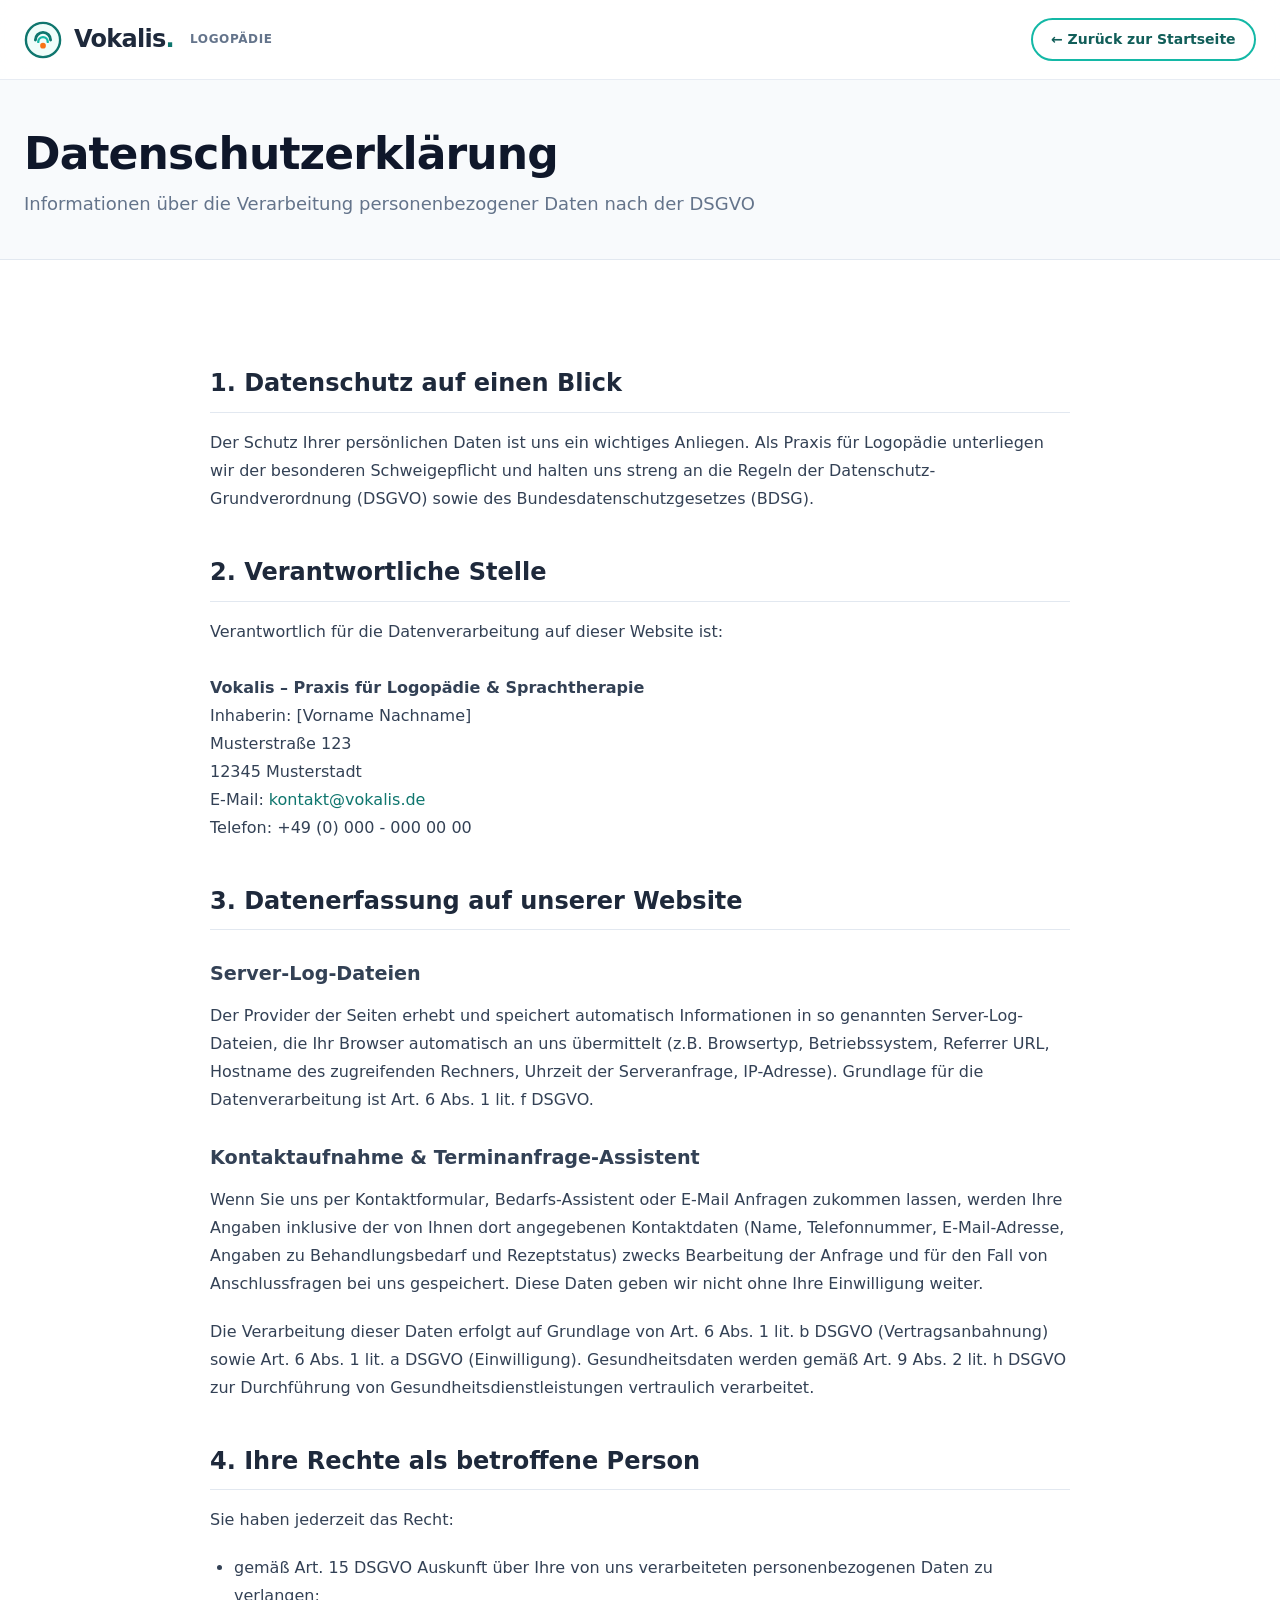
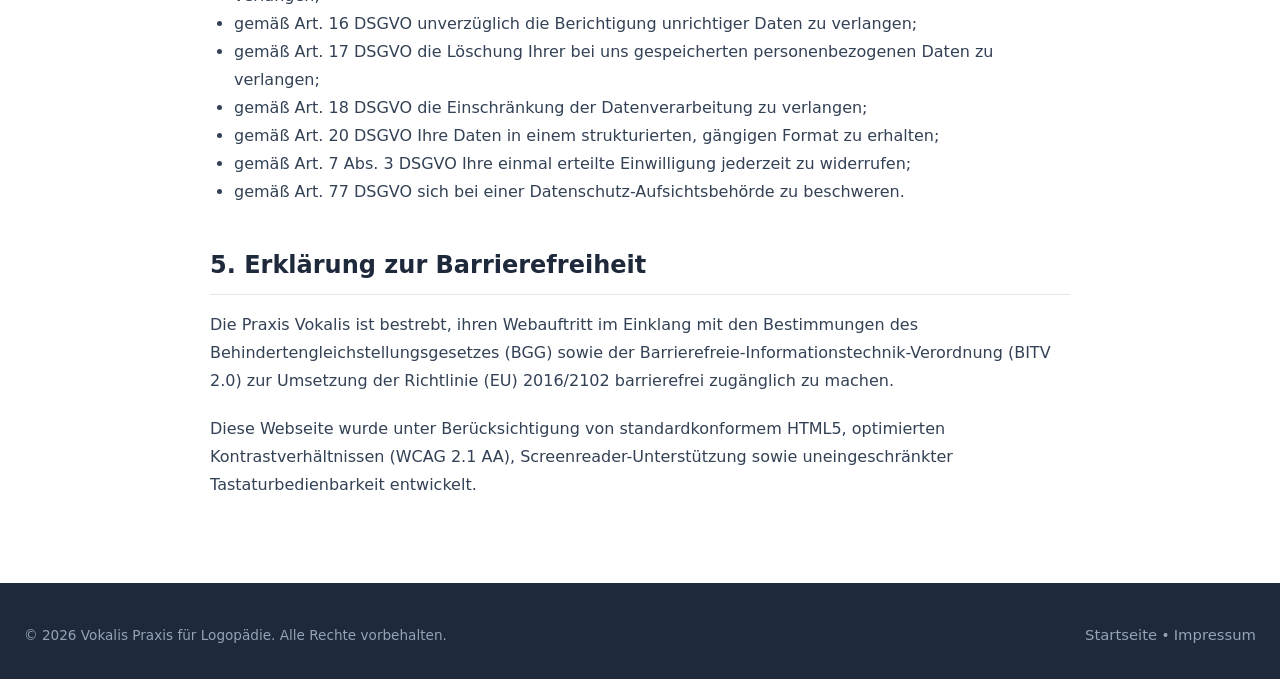
<file: datenschutz.html>
<!DOCTYPE html>
<html lang="de">
<head>
  <meta charset="UTF-8">
  <meta name="viewport" content="width=device-width, initial-scale=1.0">
  <title>Datenschutzerklärung – Vokalis Praxis für Logopädie</title>
  <meta name="description" content="Datenschutzerklärung und Informationen zur Verarbeitung Ihrer Daten bei der Praxis für Logopädie Vokalis.">
  <meta name="robots" content="noindex, nofollow, noarchive, nosnippet">

  <meta name="theme-color" content="#0f766e">

  <!-- Security & Privacy HTTP Equivalents -->
  <meta http-equiv="X-Content-Type-Options" content="nosniff">
  <meta name="referrer" content="strict-origin-when-cross-origin">
  <meta http-equiv="Content-Security-Policy" content="default-src 'self'; script-src 'self' 'unsafe-inline'; style-src 'self' 'unsafe-inline'; img-src 'self' data: https:; font-src 'self'; connect-src 'self'; frame-ancestors 'self';">

  <!-- Favicon & PWA Manifest -->
  <link rel="icon" type="image/svg+xml" href="assets/icons/favicon.svg">
  <link rel="apple-touch-icon" href="assets/icons/favicon.svg">
  <link rel="manifest" href="manifest.json">

  <!-- Stylesheet -->
  <link rel="stylesheet" href="css/style.css">
</head>
<body>
  <!-- Accessibility: Skip to Main Content -->
  <a href="#main-content" class="skip-link">Zum Hauptinhalt springen</a>

  <header class="header">
    <div class="container header-container">
      <a href="index.html" class="brand-logo" aria-label="Zurück zur Startseite">
        <svg viewBox="0 0 40 40" fill="none" xmlns="http://www.w3.org/2000/svg">
          <circle cx="20" cy="20" r="18" fill="#f0fdfa" stroke="#0f766e" stroke-width="2.5"/>
          <path d="M12 20C12 15.5817 15.5817 12 20 12C24.4183 12 28 15.5817 28 20" stroke="#0f766e" stroke-width="3" stroke-linecap="round"/>
          <path d="M15 22C15 19.2386 17.2386 17 20 17C22.7614 17 25 19.2386 25 22" stroke="#14b8a6" stroke-width="2.5" stroke-linecap="round"/>
          <circle cx="20" cy="26" r="3" fill="#f97316"/>
        </svg>
        <span>Vokalis<span class="brand-highlight">.</span></span>
        <span class="brand-tagline">Logopädie</span>
      </a>

      <div class="header-actions">
        <a href="index.html" class="btn btn-outline btn-sm">
          <span>&larr; Zurück zur Startseite</span>
        </a>
      </div>
    </div>
  </header>

  <main id="main-content">

    <div class="legal-page-header">
      <div class="container">
        <h1 class="section-title" style="margin-bottom: 0.5rem;">Datenschutzerklärung</h1>
        <p class="section-subtitle">Informationen über die Verarbeitung personenbezogener Daten nach der DSGVO</p>
      </div>
    </div>

    <div class="container">
      <div class="legal-content">
        
        <h2>1. Datenschutz auf einen Blick</h2>
        <p>
          Der Schutz Ihrer persönlichen Daten ist uns ein wichtiges Anliegen. Als Praxis für Logopädie unterliegen wir der besonderen Schweigepflicht und halten uns streng an die Regeln der Datenschutz-Grundverordnung (DSGVO) sowie des Bundesdatenschutzgesetzes (BDSG).
        </p>

        <h2>2. Verantwortliche Stelle</h2>
        <p>
          Verantwortlich für die Datenverarbeitung auf dieser Website ist:<br><br>
          <strong>Vokalis – Praxis für Logopädie & Sprachtherapie</strong><br>
          Inhaberin: [Vorname Nachname]<br>
          Musterstraße 123<br>
          12345 Musterstadt<br>
          E-Mail: <a href="mailto:kontakt@vokalis.de">kontakt@vokalis.de</a><br>
          Telefon: +49 (0) 000 - 000 00 00
        </p>

        <h2>3. Datenerfassung auf unserer Website</h2>
        
        <h3>Server-Log-Dateien</h3>
        <p>
          Der Provider der Seiten erhebt und speichert automatisch Informationen in so genannten Server-Log-Dateien, die Ihr Browser automatisch an uns übermittelt (z.B. Browsertyp, Betriebssystem, Referrer URL, Hostname des zugreifenden Rechners, Uhrzeit der Serveranfrage, IP-Adresse). Grundlage für die Datenverarbeitung ist Art. 6 Abs. 1 lit. f DSGVO.
        </p>

        <h3>Kontaktaufnahme & Terminanfrage-Assistent</h3>
        <p>
          Wenn Sie uns per Kontaktformular, Bedarfs-Assistent oder E-Mail Anfragen zukommen lassen, werden Ihre Angaben inklusive der von Ihnen dort angegebenen Kontaktdaten (Name, Telefonnummer, E-Mail-Adresse, Angaben zu Behandlungsbedarf und Rezeptstatus) zwecks Bearbeitung der Anfrage und für den Fall von Anschlussfragen bei uns gespeichert. Diese Daten geben wir nicht ohne Ihre Einwilligung weiter.
        </p>
        <p>
          Die Verarbeitung dieser Daten erfolgt auf Grundlage von Art. 6 Abs. 1 lit. b DSGVO (Vertragsanbahnung) sowie Art. 6 Abs. 1 lit. a DSGVO (Einwilligung). Gesundheitsdaten werden gemäß Art. 9 Abs. 2 lit. h DSGVO zur Durchführung von Gesundheitsdienstleistungen vertraulich verarbeitet.
        </p>

        <h2>4. Ihre Rechte als betroffene Person</h2>
        <p>Sie haben jederzeit das Recht:</p>
        <ul>
          <li>gemäß Art. 15 DSGVO Auskunft über Ihre von uns verarbeiteten personenbezogenen Daten zu verlangen;</li>
          <li>gemäß Art. 16 DSGVO unverzüglich die Berichtigung unrichtiger Daten zu verlangen;</li>
          <li>gemäß Art. 17 DSGVO die Löschung Ihrer bei uns gespeicherten personenbezogenen Daten zu verlangen;</li>
          <li>gemäß Art. 18 DSGVO die Einschränkung der Datenverarbeitung zu verlangen;</li>
          <li>gemäß Art. 20 DSGVO Ihre Daten in einem strukturierten, gängigen Format zu erhalten;</li>
          <li>gemäß Art. 7 Abs. 3 DSGVO Ihre einmal erteilte Einwilligung jederzeit zu widerrufen;</li>
          <li>gemäß Art. 77 DSGVO sich bei einer Datenschutz-Aufsichtsbehörde zu beschweren.</li>
        </ul>

        <h2 id="barrierefreiheit">5. Erklärung zur Barrierefreiheit</h2>
        <p>
          Die Praxis Vokalis ist bestrebt, ihren Webauftritt im Einklang mit den Bestimmungen des Behindertengleichstellungsgesetzes (BGG) sowie der Barrierefreie-Informationstechnik-Verordnung (BITV 2.0) zur Umsetzung der Richtlinie (EU) 2016/2102 barrierefrei zugänglich zu machen.
        </p>
        <p>
          Diese Webseite wurde unter Berücksichtigung von standardkonformem HTML5, optimierten Kontrastverhältnissen (WCAG 2.1 AA), Screenreader-Unterstützung sowie uneingeschränkter Tastaturbedienbarkeit entwickelt.
        </p>

      </div>
    </div>
  </main>

  <footer class="footer" style="padding-top: 2.5rem; padding-bottom: 2rem;">
    <div class="container footer-bottom" style="border-top: none; padding-top: 0;">
      <div>&copy; 2026 Vokalis Praxis für Logopädie. Alle Rechte vorbehalten.</div>
      <div><a href="index.html" class="footer-link">Startseite</a> &bull; <a href="impressum.html" class="footer-link">Impressum</a></div>
    </div>
  </footer>

</body>
</html>
</file>
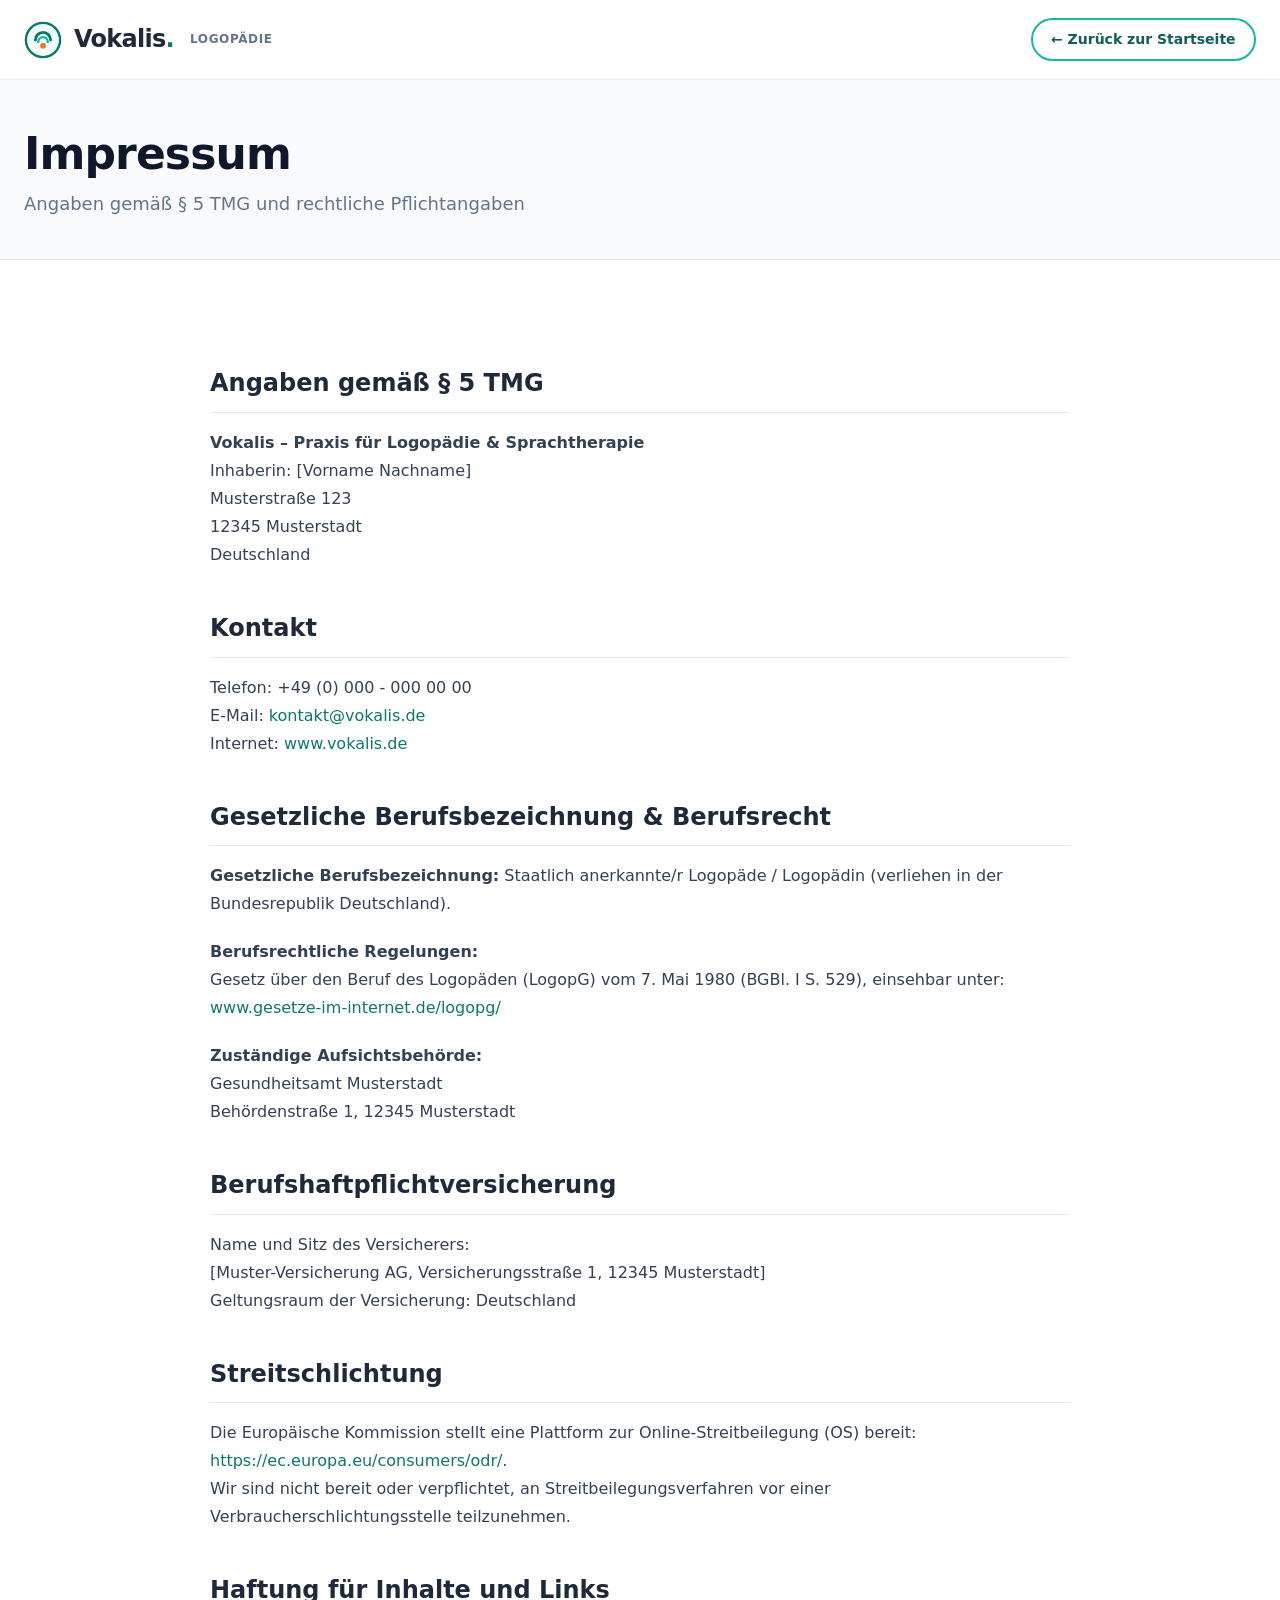
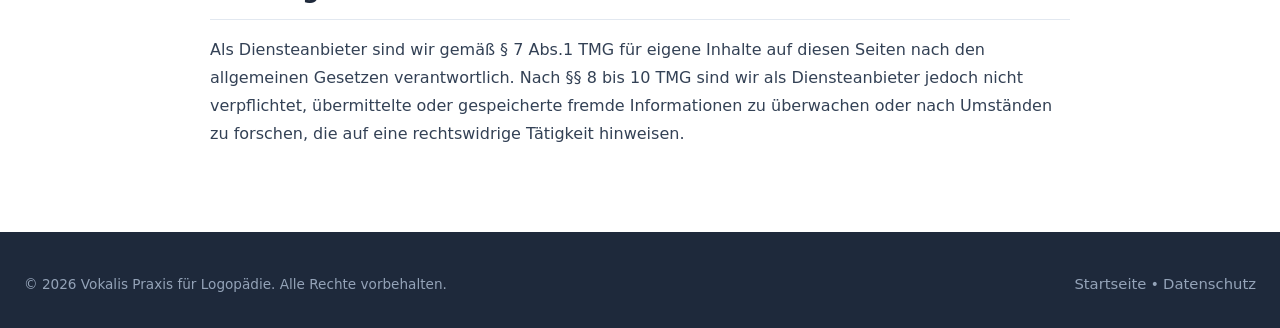
<file: impressum.html>
<!DOCTYPE html>
<html lang="de">
<head>
  <meta charset="UTF-8">
  <meta name="viewport" content="width=device-width, initial-scale=1.0">
  <title>Impressum – Vokalis Praxis für Logopädie</title>
  <meta name="description" content="Impressum und rechtliche Angaben der Praxis für Logopädie Vokalis.">
  <meta name="robots" content="noindex, nofollow, noarchive, nosnippet">

  <meta name="theme-color" content="#0f766e">

  <!-- Security & Privacy HTTP Equivalents -->
  <meta http-equiv="X-Content-Type-Options" content="nosniff">
  <meta name="referrer" content="strict-origin-when-cross-origin">
  <meta http-equiv="Content-Security-Policy" content="default-src 'self'; script-src 'self' 'unsafe-inline'; style-src 'self' 'unsafe-inline'; img-src 'self' data: https:; font-src 'self'; connect-src 'self'; frame-ancestors 'self';">

  <!-- Favicon & PWA Manifest -->
  <link rel="icon" type="image/svg+xml" href="assets/icons/favicon.svg">
  <link rel="apple-touch-icon" href="assets/icons/favicon.svg">
  <link rel="manifest" href="manifest.json">

  <!-- Stylesheet -->
  <link rel="stylesheet" href="css/style.css">
</head>
<body>
  <!-- Accessibility: Skip to Main Content -->
  <a href="#main-content" class="skip-link">Zum Hauptinhalt springen</a>

  <header class="header">
    <div class="container header-container">
      <a href="index.html" class="brand-logo" aria-label="Zurück zur Startseite">
        <svg viewBox="0 0 40 40" fill="none" xmlns="http://www.w3.org/2000/svg">
          <circle cx="20" cy="20" r="18" fill="#f0fdfa" stroke="#0f766e" stroke-width="2.5"/>
          <path d="M12 20C12 15.5817 15.5817 12 20 12C24.4183 12 28 15.5817 28 20" stroke="#0f766e" stroke-width="3" stroke-linecap="round"/>
          <path d="M15 22C15 19.2386 17.2386 17 20 17C22.7614 17 25 19.2386 25 22" stroke="#14b8a6" stroke-width="2.5" stroke-linecap="round"/>
          <circle cx="20" cy="26" r="3" fill="#f97316"/>
        </svg>
        <span>Vokalis<span class="brand-highlight">.</span></span>
        <span class="brand-tagline">Logopädie</span>
      </a>

      <div class="header-actions">
        <a href="index.html" class="btn btn-outline btn-sm">
          <span>&larr; Zurück zur Startseite</span>
        </a>
      </div>
    </div>
  </header>

  <main id="main-content">

    <div class="legal-page-header">
      <div class="container">
        <h1 class="section-title" style="margin-bottom: 0.5rem;">Impressum</h1>
        <p class="section-subtitle">Angaben gemäß § 5 TMG und rechtliche Pflichtangaben</p>
      </div>
    </div>

    <div class="container">
      <div class="legal-content">
        
        <h2>Angaben gemäß § 5 TMG</h2>
        <p>
          <strong>Vokalis – Praxis für Logopädie & Sprachtherapie</strong><br>
          Inhaberin: [Vorname Nachname]<br>
          Musterstraße 123<br>
          12345 Musterstadt<br>
          Deutschland
        </p>

        <h2>Kontakt</h2>
        <p>
          Telefon: +49 (0) 000 - 000 00 00<br>
          E-Mail: <a href="mailto:kontakt@vokalis.de">kontakt@vokalis.de</a><br>
          Internet: <a href="https://vokalis.de">www.vokalis.de</a>
        </p>

        <h2>Gesetzliche Berufsbezeichnung & Berufsrecht</h2>
        <p>
          <strong>Gesetzliche Berufsbezeichnung:</strong> Staatlich anerkannte/r Logopäde / Logopädin (verliehen in der Bundesrepublik Deutschland).
        </p>
        <p>
          <strong>Berufsrechtliche Regelungen:</strong><br>
          Gesetz über den Beruf des Logopäden (LogopG) vom 7. Mai 1980 (BGBl. I S. 529), einsehbar unter: <a href="https://www.gesetze-im-internet.de/logopg/" target="_blank" rel="noopener noreferrer">www.gesetze-im-internet.de/logopg/</a>
        </p>
        <p>
          <strong>Zuständige Aufsichtsbehörde:</strong><br>
          Gesundheitsamt Musterstadt<br>
          Behördenstraße 1, 12345 Musterstadt
        </p>

        <h2>Berufshaftpflichtversicherung</h2>
        <p>
          Name und Sitz des Versicherers:<br>
          [Muster-Versicherung AG, Versicherungsstraße 1, 12345 Musterstadt]<br>
          Geltungsraum der Versicherung: Deutschland
        </p>

        <h2>Streitschlichtung</h2>
        <p>
          Die Europäische Kommission stellt eine Plattform zur Online-Streitbeilegung (OS) bereit: <a href="https://ec.europa.eu/consumers/odr/" target="_blank" rel="noopener noreferrer">https://ec.europa.eu/consumers/odr/</a>.<br>
          Wir sind nicht bereit oder verpflichtet, an Streitbeilegungsverfahren vor einer Verbraucherschlichtungsstelle teilzunehmen.
        </p>

        <h2>Haftung für Inhalte und Links</h2>
        <p>
          Als Diensteanbieter sind wir gemäß § 7 Abs.1 TMG für eigene Inhalte auf diesen Seiten nach den allgemeinen Gesetzen verantwortlich. Nach §§ 8 bis 10 TMG sind wir als Diensteanbieter jedoch nicht verpflichtet, übermittelte oder gespeicherte fremde Informationen zu überwachen oder nach Umständen zu forschen, die auf eine rechtswidrige Tätigkeit hinweisen.
        </p>

      </div>
    </div>
  </main>

  <footer class="footer" style="padding-top: 2.5rem; padding-bottom: 2rem;">
    <div class="container footer-bottom" style="border-top: none; padding-top: 0;">
      <div>&copy; 2026 Vokalis Praxis für Logopädie. Alle Rechte vorbehalten.</div>
      <div><a href="index.html" class="footer-link">Startseite</a> &bull; <a href="datenschutz.html" class="footer-link">Datenschutz</a></div>
    </div>
  </footer>

</body>
</html>
</file>
<file: css/style.css>
/* ==========================================================================
   VOKALIS LOGOPÄDIE – DESIGN SYSTEM & STYLESHEET
   ========================================================================== */

/* --------------------------------------------------------------------------
   1. CSS Custom Properties / Design Tokens
   -------------------------------------------------------------------------- */
:root {
  /* Brand Color Palette */
  --primary: #0f766e;
  --primary-light: #14b8a6;
  --primary-lighter: #2dd4bf;
  --primary-dark: #115e59;
  --primary-darkest: #134e4a;
  --primary-subtle: #f0fdfa;
  --primary-glow: rgba(20, 184, 166, 0.25);

  --secondary: #1e293b;
  --secondary-light: #334155;
  --secondary-muted: #64748b;

  --accent: #f97316;
  --accent-light: #fb923c;
  --accent-dark: #ea580c;
  --accent-subtle: #fff7ed;
  --accent-glow: rgba(249, 115, 22, 0.2);

  --success: #16a34a;
  --success-subtle: #f0fdf4;
  --info: #0284c7;
  --info-subtle: #f0f9ff;

  /* Neutral Backgrounds */
  --bg-page: #ffffff;
  --bg-subtle: #f8fafc;
  --bg-card: #ffffff;
  --bg-card-hover: #ffffff;
  --bg-glass: rgba(255, 255, 255, 0.88);
  --bg-glass-dark: rgba(15, 23, 42, 0.85);

  /* Borders & Dividers */
  --border-light: #e2e8f0;
  --border-subtle: #f1f5f9;
  --border-focus: #0f766e;

  /* Typography */
  --text-main: #0f172a;
  --text-secondary: #334155;
  --text-muted: #64748b;
  --text-light: #94a3b8;
  --text-inverse: #ffffff;

  --font-sans: 'Plus Jakarta Sans', system-ui, -apple-system, BlinkMacSystemFont, 'Segoe UI', Roboto, Helvetica, Arial, sans-serif;
  --font-heading: 'Plus Jakarta Sans', system-ui, -apple-system, BlinkMacSystemFont, 'Segoe UI', Roboto, Helvetica, Arial, sans-serif;

  /* Elevations & Shadows */
  --shadow-sm: 0 1px 2px 0 rgba(0, 0, 0, 0.05);
  --shadow-md: 0 4px 6px -1px rgba(0, 0, 0, 0.07), 0 2px 4px -2px rgba(0, 0, 0, 0.05);
  --shadow-lg: 0 10px 15px -3px rgba(0, 0, 0, 0.08), 0 4px 6px -4px rgba(0, 0, 0, 0.04);
  --shadow-xl: 0 20px 25px -5px rgba(0, 0, 0, 0.08), 0 8px 10px -6px rgba(0, 0, 0, 0.03);
  --shadow-card: 0 10px 30px -5px rgba(15, 118, 110, 0.08);
  --shadow-accent: 0 10px 25px -5px rgba(249, 115, 22, 0.25);

  /* Border Radii */
  --radius-sm: 6px;
  --radius-md: 12px;
  --radius-lg: 20px;
  --radius-xl: 28px;
  --radius-full: 9999px;

  /* Transitions */
  --transition-fast: 0.15s cubic-bezier(0.4, 0, 0.2, 1);
  --transition-normal: 0.25s cubic-bezier(0.4, 0, 0.2, 1);
  --transition-slow: 0.4s cubic-bezier(0.4, 0, 0.2, 1);

  /* Layout */
  --max-width: 1280px;
  --header-height: 80px;
}

/* --------------------------------------------------------------------------
   2. Reset & Global Base
   -------------------------------------------------------------------------- */
*, *::before, *::after {
  box-sizing: border-box;
  margin: 0;
  padding: 0;
}

html {
  scroll-behavior: smooth;
  scroll-padding-top: var(--header-height);
  font-size: 16px;
  -webkit-text-size-adjust: 100%;
}

body {
  font-family: var(--font-sans);
  color: var(--text-main);
  background-color: var(--bg-page);
  line-height: 1.65;
  -webkit-font-smoothing: antialiased;
  -moz-osx-font-smoothing: grayscale;
  overflow-x: hidden;
}

img, svg {
  display: block;
  max-width: 100%;
  height: auto;
}

a {
  color: var(--primary);
  text-decoration: none;
  transition: color var(--transition-fast);
}

a:hover {
  color: var(--primary-dark);
}

button, input, select, textarea {
  font: inherit;
  color: inherit;
}

:focus-visible {
  outline: 3px solid var(--primary-light);
  outline-offset: 2px;
}

/* Accessibility: Skip to main content link */
.skip-link {
  position: absolute;
  top: -100px;
  left: 1.5rem;
  background-color: var(--primary-darkest);
  color: #ffffff !important;
  padding: 0.75rem 1.5rem;
  border-radius: var(--radius-md);
  font-weight: 700;
  z-index: 9999;
  box-shadow: var(--shadow-xl);
  transition: top var(--transition-fast);
}

.skip-link:focus {
  top: 1rem;
}


/* --------------------------------------------------------------------------
   3. Container & Layout Utilities
   -------------------------------------------------------------------------- */
.container {
  width: 100%;
  max-width: var(--max-width);
  margin-left: auto;
  margin-right: auto;
  padding-left: 1.5rem;
  padding-right: 1.5rem;
}

.section {
  padding-top: 5.5rem;
  padding-bottom: 5.5rem;
  position: relative;
  content-visibility: auto;
  contain-intrinsic-size: 1px 700px;
}

.hero {
  content-visibility: visible !important;
}

.section-alt {
  background-color: var(--bg-subtle);
}

.section-header {
  text-align: center;
  max-width: 760px;
  margin: 0 auto 3.5rem;
}

.section-tag {
  display: inline-flex;
  align-items: center;
  gap: 0.5rem;
  padding: 0.35rem 1rem;
  background-color: var(--primary-subtle);
  color: var(--primary-dark);
  font-size: 0.875rem;
  font-weight: 700;
  text-transform: uppercase;
  letter-spacing: 0.05em;
  border-radius: var(--radius-full);
  margin-bottom: 1rem;
  border: 1px solid rgba(20, 184, 166, 0.2);
}

.section-title {
  font-size: clamp(2rem, 3.5vw, 2.75rem);
  font-weight: 800;
  line-height: 1.2;
  color: var(--text-main);
  margin-bottom: 1rem;
  letter-spacing: -0.02em;
}

.section-subtitle {
  font-size: 1.125rem;
  color: var(--text-muted);
  line-height: 1.7;
}

/* --------------------------------------------------------------------------
   4. Header & Navigation (Glassmorphism)
   -------------------------------------------------------------------------- */
.header {
  position: fixed;
  top: 0;
  left: 0;
  right: 0;
  height: var(--header-height);
  background-color: var(--bg-glass);
  backdrop-filter: blur(16px);
  -webkit-backdrop-filter: blur(16px);
  border-bottom: 1px solid rgba(226, 232, 240, 0.8);
  z-index: 1000;
  transition: background-color var(--transition-normal), box-shadow var(--transition-normal);
}

.header.scrolled {
  background-color: rgba(255, 255, 255, 0.96);
  box-shadow: var(--shadow-md);
}

.header-container {
  display: flex;
  align-items: center;
  justify-content: space-between;
  height: 100%;
}

.brand-logo {
  display: flex;
  align-items: center;
  gap: 0.75rem;
  font-size: 1.5rem;
  font-weight: 800;
  color: var(--secondary);
  letter-spacing: -0.03em;
}

.brand-logo svg {
  width: 38px;
  height: 38px;
}

.brand-logo .brand-highlight {
  color: var(--primary);
}

.brand-tagline {
  font-size: 0.75rem;
  font-weight: 600;
  color: var(--text-muted);
  letter-spacing: 0.05em;
  text-transform: uppercase;
  margin-left: 0.25rem;
  display: none;
}

@media (min-width: 900px) {
  .brand-tagline {
    display: inline;
  }
}

.nav-desktop {
  display: none;
  align-items: center;
  gap: 1.75rem;
}

@media (min-width: 1024px) {
  .nav-desktop {
    display: flex;
  }
}

.nav-link {
  font-size: 0.95rem;
  font-weight: 600;
  color: var(--text-secondary);
  position: relative;
  padding: 0.5rem 0;
  transition: color var(--transition-fast);
}

.nav-link:hover, .nav-link.active {
  color: var(--primary);
}

.nav-link::after {
  content: '';
  position: absolute;
  bottom: 0;
  left: 0;
  width: 0;
  height: 2px;
  background: linear-gradient(90deg, var(--primary), var(--primary-light));
  transition: width var(--transition-normal);
  border-radius: var(--radius-full);
}

.nav-link:hover::after, .nav-link.active::after {
  width: 100%;
}

.header-actions {
  display: flex;
  align-items: center;
  gap: 1rem;
}

.btn {
  display: inline-flex;
  align-items: center;
  justify-content: center;
  gap: 0.5rem;
  padding: 0.75rem 1.5rem;
  font-size: 0.95rem;
  font-weight: 700;
  border-radius: var(--radius-full);
  border: none;
  cursor: pointer;
  transition: all var(--transition-normal);
  white-space: nowrap;
}

.btn-primary {
  background: linear-gradient(135deg, var(--primary) 0%, var(--primary-dark) 100%);
  color: #ffffff;
  box-shadow: 0 4px 14px 0 rgba(15, 118, 110, 0.35);
}

.btn-primary:hover {
  color: #ffffff;
  transform: translateY(-2px);
  box-shadow: 0 6px 20px 0 rgba(15, 118, 110, 0.45);
}

.btn-accent {
  background: linear-gradient(135deg, var(--accent) 0%, var(--accent-dark) 100%);
  color: #ffffff;
  box-shadow: var(--shadow-accent);
}

.btn-accent:hover {
  color: #ffffff;
  transform: translateY(-2px);
  box-shadow: 0 8px 25px -4px rgba(249, 115, 22, 0.4);
}

.btn-outline {
  background: transparent;
  color: var(--primary-dark);
  border: 2px solid var(--primary-light);
}

.btn-outline:hover {
  background-color: var(--primary-subtle);
  border-color: var(--primary);
  color: var(--primary-dark);
}

.btn-sm {
  padding: 0.5rem 1.15rem;
  font-size: 0.875rem;
}

.btn-lg {
  padding: 1rem 2rem;
  font-size: 1.05rem;
}

/* Mobile Menu Toggle */
.mobile-toggle {
  display: flex;
  flex-direction: column;
  justify-content: center;
  gap: 5px;
  width: 42px;
  height: 42px;
  padding: 8px;
  background: var(--bg-subtle);
  border: 1px solid var(--border-light);
  border-radius: var(--radius-md);
  cursor: pointer;
  z-index: 1001;
}

@media (min-width: 1024px) {
  .mobile-toggle {
    display: none;
  }
}

.mobile-toggle span {
  display: block;
  width: 100%;
  height: 2px;
  background-color: var(--secondary);
  border-radius: var(--radius-full);
  transition: transform var(--transition-normal), opacity var(--transition-normal);
}

.mobile-toggle.active span:nth-child(1) {
  transform: translateY(7px) rotate(45deg);
}

.mobile-toggle.active span:nth-child(2) {
  opacity: 0;
}

.mobile-toggle.active span:nth-child(3) {
  transform: translateY(-7px) rotate(-45deg);
}

/* Off-canvas Mobile Drawer */
.mobile-drawer {
  position: fixed;
  top: 0;
  right: -100%;
  width: 100%;
  max-width: 380px;
  height: 100vh;
  background-color: #ffffff;
  box-shadow: -10px 0 30px rgba(0, 0, 0, 0.15);
  z-index: 1000;
  display: flex;
  flex-direction: column;
  padding: 6rem 2rem 2.5rem;
  transition: right var(--transition-normal);
  overflow-y: auto;
}

.mobile-drawer.open {
  right: 0;
}

.mobile-overlay {
  position: fixed;
  inset: 0;
  background-color: rgba(15, 23, 42, 0.5);
  backdrop-filter: blur(4px);
  z-index: 999;
  opacity: 0;
  pointer-events: none;
  transition: opacity var(--transition-normal);
}

.mobile-overlay.active {
  opacity: 1;
  pointer-events: auto;
}

.mobile-nav-links {
  display: flex;
  flex-direction: column;
  gap: 1.25rem;
  margin-bottom: 2.5rem;
}

.mobile-nav-link {
  font-size: 1.15rem;
  font-weight: 700;
  color: var(--secondary);
  padding: 0.5rem 0;
  border-bottom: 1px solid var(--border-subtle);
}

.mobile-nav-link:hover {
  color: var(--primary);
  padding-left: 0.5rem;
}

/* --------------------------------------------------------------------------
   5. Hero Section
   -------------------------------------------------------------------------- */
.hero {
  padding-top: calc(var(--header-height) + 3.5rem);
  padding-bottom: 5rem;
  background: radial-gradient(100% 70% at 50% 0%, #ecfdf5 0%, #f8fafc 100%);
  position: relative;
  overflow: hidden;
}

.hero-glow {
  position: absolute;
  top: -10%;
  right: -5%;
  width: 500px;
  height: 500px;
  background: radial-gradient(circle, rgba(20, 184, 166, 0.15) 0%, rgba(20, 184, 166, 0) 70%);
  border-radius: 50%;
  pointer-events: none;
}

.hero-glow-accent {
  position: absolute;
  bottom: 5%;
  left: -10%;
  width: 450px;
  height: 450px;
  background: radial-gradient(circle, rgba(249, 115, 22, 0.1) 0%, rgba(249, 115, 22, 0) 70%);
  border-radius: 50%;
  pointer-events: none;
}

.hero-grid {
  display: grid;
  grid-template-columns: 1fr;
  gap: 3.5rem;
  align-items: center;
}

@media (min-width: 1024px) {
  .hero-grid {
    grid-template-columns: 1.15fr 0.85fr;
  }
}

.hero-content {
  display: flex;
  flex-direction: column;
  align-items: flex-start;
}

.hero-badge {
  display: inline-flex;
  align-items: center;
  gap: 0.65rem;
  padding: 0.4rem 1.15rem;
  background-color: #ffffff;
  border: 1px solid rgba(20, 184, 166, 0.3);
  border-radius: var(--radius-full);
  box-shadow: var(--shadow-sm);
  margin-bottom: 1.5rem;
}

.hero-badge-pulse {
  width: 10px;
  height: 10px;
  background-color: var(--primary-light);
  border-radius: 50%;
  box-shadow: 0 0 0 0 rgba(20, 184, 166, 0.7);
  animation: pulse-ring 2s infinite;
}

@keyframes pulse-ring {
  0% {
    box-shadow: 0 0 0 0 rgba(20, 184, 166, 0.7);
  }
  70% {
    box-shadow: 0 0 0 8px rgba(20, 184, 166, 0);
  }
  100% {
    box-shadow: 0 0 0 0 rgba(20, 184, 166, 0);
  }
}

.hero-badge-text {
  font-size: 0.875rem;
  font-weight: 700;
  color: var(--primary-darkest);
}

.hero-title {
  font-size: clamp(2.35rem, 5vw, 3.75rem);
  font-weight: 900;
  line-height: 1.12;
  color: var(--text-main);
  letter-spacing: -0.03em;
  margin-bottom: 1.5rem;
}

.hero-title .text-gradient {
  background: linear-gradient(135deg, var(--primary) 0%, var(--primary-light) 50%, var(--accent) 100%);
  -webkit-background-clip: text;
  -webkit-text-fill-color: transparent;
}

.hero-lead {
  font-size: clamp(1.1rem, 2vw, 1.25rem);
  color: var(--text-secondary);
  line-height: 1.7;
  margin-bottom: 2rem;
  max-width: 620px;
}

.hero-ctas {
  display: flex;
  flex-wrap: wrap;
  align-items: center;
  gap: 1rem;
  margin-bottom: 2.5rem;
  width: 100%;
}

.hero-features {
  display: grid;
  grid-template-columns: repeat(2, 1fr);
  gap: 1rem;
  width: 100%;
  max-width: 580px;
}

@media (min-width: 640px) {
  .hero-features {
    grid-template-columns: repeat(4, 1fr);
  }
}

.hero-feat-item {
  display: flex;
  align-items: center;
  gap: 0.5rem;
  font-size: 0.85rem;
  font-weight: 600;
  color: var(--text-secondary);
}

.hero-feat-icon {
  width: 20px;
  height: 20px;
  color: var(--primary);
  flex-shrink: 0;
}

/* Hero Visual / Card Showcase */
.hero-visual {
  position: relative;
  display: flex;
  justify-content: center;
}

.hero-card-showcase {
  background: #ffffff;
  border-radius: var(--radius-xl);
  padding: 2.25rem;
  box-shadow: var(--shadow-card), 0 20px 40px -15px rgba(0, 0, 0, 0.08);
  border: 1px solid rgba(226, 232, 240, 0.8);
  width: 100%;
  max-width: 440px;
  position: relative;
}

.hero-card-header {
  display: flex;
  align-items: center;
  gap: 1rem;
  margin-bottom: 1.5rem;
  padding-bottom: 1.25rem;
  border-bottom: 1px solid var(--border-subtle);
}

.hero-avatar {
  width: 52px;
  height: 52px;
  border-radius: var(--radius-lg);
  background: linear-gradient(135deg, var(--primary-light) 0%, var(--primary) 100%);
  display: flex;
  align-items: center;
  justify-content: center;
  color: #ffffff;
  font-weight: 800;
  font-size: 1.35rem;
}

.hero-card-title {
  font-size: 1.15rem;
  font-weight: 800;
  color: var(--secondary);
}

.hero-card-sub {
  font-size: 0.85rem;
  color: var(--text-muted);
}

.hero-card-metrics {
  display: grid;
  grid-template-columns: repeat(2, 1fr);
  gap: 1rem;
  margin-bottom: 1.5rem;
}

.metric-box {
  background-color: var(--primary-subtle);
  padding: 1rem;
  border-radius: var(--radius-md);
  text-align: center;
}

.metric-num {
  font-size: 1.5rem;
  font-weight: 900;
  color: var(--primary-dark);
}

.metric-label {
  font-size: 0.75rem;
  font-weight: 600;
  color: var(--text-secondary);
}

.hero-card-pill {
  display: flex;
  align-items: center;
  gap: 0.75rem;
  padding: 0.85rem 1rem;
  background-color: var(--accent-subtle);
  border-left: 3px solid var(--accent);
  border-radius: var(--radius-sm);
  font-size: 0.85rem;
  color: var(--accent-dark);
  font-weight: 600;
}

.floating-badge {
  position: absolute;
  bottom: -20px;
  right: -15px;
  background: #ffffff;
  padding: 0.85rem 1.25rem;
  border-radius: var(--radius-lg);
  box-shadow: var(--shadow-xl);
  border: 1px solid var(--border-light);
  display: flex;
  align-items: center;
  gap: 0.75rem;
  animation: float 4s ease-in-out infinite;
}

@keyframes float {
  0%, 100% {
    transform: translateY(0);
  }
  50% {
    transform: translateY(-8px);
  }
}

.floating-badge-icon {
  width: 32px;
  height: 32px;
  border-radius: 50%;
  background-color: var(--success-subtle);
  color: var(--success);
  display: flex;
  align-items: center;
  justify-content: center;
}

.floating-badge-text {
  font-size: 0.85rem;
  font-weight: 700;
  color: var(--secondary);
}

/* --------------------------------------------------------------------------
   6. Therapy Specialties (Schwerpunkte & Filter)
   -------------------------------------------------------------------------- */
.filter-container {
  display: flex;
  flex-wrap: wrap;
  justify-content: center;
  gap: 0.75rem;
  margin-bottom: 3rem;
}

.filter-btn {
  padding: 0.6rem 1.4rem;
  font-size: 0.95rem;
  font-weight: 700;
  border-radius: var(--radius-full);
  background-color: #ffffff;
  border: 1px solid var(--border-light);
  color: var(--text-secondary);
  cursor: pointer;
  transition: all var(--transition-fast);
}

.filter-btn:hover {
  background-color: var(--primary-subtle);
  color: var(--primary-dark);
  border-color: var(--primary-light);
}

.filter-btn.active {
  background: linear-gradient(135deg, var(--primary) 0%, var(--primary-dark) 100%);
  color: #ffffff;
  border-color: var(--primary);
  box-shadow: 0 4px 12px rgba(15, 118, 110, 0.25);
}

.therapies-grid {
  display: grid;
  grid-template-columns: 1fr;
  gap: 2rem;
}

@media (min-width: 768px) {
  .therapies-grid {
    grid-template-columns: repeat(2, 1fr);
  }
}

@media (min-width: 1100px) {
  .therapies-grid {
    grid-template-columns: repeat(3, 1fr);
  }
}

.therapy-card {
  background: var(--bg-card);
  border: 1px solid var(--border-light);
  border-radius: var(--radius-xl);
  padding: 2.25rem;
  box-shadow: var(--shadow-sm);
  display: flex;
  flex-direction: column;
  transition: transform var(--transition-normal), box-shadow var(--transition-normal), border-color var(--transition-normal);
  position: relative;
  overflow: hidden;
}

.therapy-card::before {
  content: '';
  position: absolute;
  top: 0;
  left: 0;
  right: 0;
  height: 4px;
  background: linear-gradient(90deg, var(--primary), var(--primary-lighter));
  opacity: 0;
  transition: opacity var(--transition-normal);
}

.therapy-card:hover {
  transform: translateY(-6px);
  box-shadow: var(--shadow-card), 0 15px 30px rgba(0, 0, 0, 0.06);
  border-color: rgba(20, 184, 166, 0.3);
}

.therapy-card:hover::before {
  opacity: 1;
}

.therapy-card-icon {
  width: 56px;
  height: 56px;
  border-radius: var(--radius-lg);
  background-color: var(--primary-subtle);
  color: var(--primary);
  display: flex;
  align-items: center;
  justify-content: center;
  margin-bottom: 1.5rem;
  transition: background-color var(--transition-fast), color var(--transition-fast);
}

.therapy-card:hover .therapy-card-icon {
  background-color: var(--primary);
  color: #ffffff;
}

.therapy-card-tag {
  display: inline-block;
  font-size: 0.75rem;
  font-weight: 700;
  text-transform: uppercase;
  letter-spacing: 0.05em;
  color: var(--primary-dark);
  margin-bottom: 0.5rem;
}

.therapy-card-title {
  font-size: 1.35rem;
  font-weight: 800;
  color: var(--secondary);
  margin-bottom: 0.85rem;
  line-height: 1.3;
}

.therapy-card-desc {
  font-size: 0.95rem;
  color: var(--text-muted);
  line-height: 1.6;
  margin-bottom: 1.5rem;
}

.therapy-symptoms-list {
  list-style: none;
  margin-top: auto;
  padding-top: 1.25rem;
  border-top: 1px solid var(--border-subtle);
  display: flex;
  flex-direction: column;
  gap: 0.6rem;
}

.therapy-symptoms-list li {
  display: flex;
  align-items: flex-start;
  gap: 0.5rem;
  font-size: 0.875rem;
  color: var(--text-secondary);
}

.therapy-symptoms-list li svg {
  width: 16px;
  height: 16px;
  color: var(--primary-light);
  flex-shrink: 0;
  margin-top: 3px;
}

/* --------------------------------------------------------------------------
   7. Process & Roadmap (Ablauf & Verordnung)
   -------------------------------------------------------------------------- */
.process-grid {
  display: grid;
  grid-template-columns: 1fr;
  gap: 2rem;
  position: relative;
}

@media (min-width: 768px) {
  .process-grid {
    grid-template-columns: repeat(2, 1fr);
  }
}

@media (min-width: 1024px) {
  .process-grid {
    grid-template-columns: repeat(4, 1fr);
  }
}

.process-card {
  background-color: #ffffff;
  border-radius: var(--radius-lg);
  padding: 2rem 1.75rem;
  border: 1px solid var(--border-light);
  box-shadow: var(--shadow-sm);
  display: flex;
  flex-direction: column;
  position: relative;
  transition: transform var(--transition-normal), box-shadow var(--transition-normal);
}

.process-card:hover {
  transform: translateY(-4px);
  box-shadow: var(--shadow-lg);
}

.process-step-badge {
  width: 44px;
  height: 44px;
  border-radius: 50%;
  background: linear-gradient(135deg, var(--primary) 0%, var(--primary-light) 100%);
  color: #ffffff;
  font-weight: 900;
  font-size: 1.2rem;
  display: flex;
  align-items: center;
  justify-content: center;
  margin-bottom: 1.5rem;
  box-shadow: 0 4px 10px rgba(15, 118, 110, 0.3);
}

.process-title {
  font-size: 1.2rem;
  font-weight: 800;
  color: var(--secondary);
  margin-bottom: 0.75rem;
}

.process-desc {
  font-size: 0.925rem;
  color: var(--text-muted);
  line-height: 1.6;
}

.prescription-banner {
  margin-top: 3.5rem;
  background: linear-gradient(135deg, var(--primary-darkest) 0%, var(--primary-dark) 100%);
  border-radius: var(--radius-xl);
  padding: 2.5rem;
  color: #ffffff;
  display: flex;
  flex-direction: column;
  gap: 1.5rem;
  align-items: flex-start;
  box-shadow: var(--shadow-xl);
}

@media (min-width: 900px) {
  .prescription-banner {
    flex-direction: row;
    align-items: center;
    justify-content: space-between;
  }
}

.prescription-text h3 {
  font-size: 1.5rem;
  font-weight: 800;
  margin-bottom: 0.5rem;
}

.prescription-text p {
  font-size: 1rem;
  color: #e2e8f0;
  max-width: 680px;
}

/* --------------------------------------------------------------------------
   8. Practice & Philosophy (Über uns & Werte)
   -------------------------------------------------------------------------- */
.practice-grid {
  display: grid;
  grid-template-columns: 1fr;
  gap: 3.5rem;
  align-items: center;
}

@media (min-width: 1024px) {
  .practice-grid {
    grid-template-columns: 1fr 1fr;
  }
}

.practice-content h2 {
  font-size: clamp(2rem, 3vw, 2.5rem);
  font-weight: 800;
  color: var(--secondary);
  line-height: 1.25;
  margin-bottom: 1.25rem;
}

.practice-content p {
  color: var(--text-secondary);
  font-size: 1.05rem;
  line-height: 1.7;
  margin-bottom: 1.5rem;
}

.values-list {
  display: grid;
  grid-template-columns: 1fr;
  gap: 1.25rem;
  margin-top: 2rem;
}

@media (min-width: 600px) {
  .values-list {
    grid-template-columns: 1fr 1fr;
  }
}

.value-item {
  display: flex;
  gap: 1rem;
  align-items: flex-start;
}

.value-icon {
  width: 36px;
  height: 36px;
  border-radius: var(--radius-md);
  background-color: var(--primary-subtle);
  color: var(--primary);
  display: flex;
  align-items: center;
  justify-content: center;
  flex-shrink: 0;
}

.value-text h3,
.value-text h4 {
  font-size: 1rem;
  font-weight: 800;
  color: var(--secondary);
  margin-bottom: 0.25rem;
}

.value-text p {
  font-size: 0.875rem;
  color: var(--text-muted);
  line-height: 1.5;
  margin-bottom: 0;
}

.practice-visual-box {
  background: linear-gradient(135deg, var(--primary-subtle) 0%, #ffffff 100%);
  border-radius: var(--radius-xl);
  padding: 3rem 2.5rem;
  border: 1px solid rgba(20, 184, 166, 0.25);
  box-shadow: var(--shadow-card);
}

.practice-visual-box h3 {
  font-size: 1.65rem;
  font-weight: 800;
  color: var(--primary-darkest);
  margin-bottom: 1.5rem;
}

.highlight-points {
  display: flex;
  flex-direction: column;
  gap: 1rem;
}

.highlight-point {
  display: flex;
  align-items: center;
  gap: 0.85rem;
  padding: 1rem;
  background-color: #ffffff;
  border-radius: var(--radius-md);
  border: 1px solid var(--border-light);
  font-weight: 600;
  color: var(--secondary);
}

.highlight-point svg {
  width: 22px;
  height: 22px;
  color: var(--success);
  flex-shrink: 0;
}

/* --------------------------------------------------------------------------
   9. Interactive Inquiry Assistant (Termin- & Bedarfsrechner)
   -------------------------------------------------------------------------- */
.assistant-card {
  background: #ffffff;
  border-radius: var(--radius-xl);
  box-shadow: var(--shadow-xl);
  border: 1px solid var(--border-light);
  padding: 2.5rem;
  max-width: 860px;
  margin: 0 auto;
}

.assistant-progress {
  display: flex;
  align-items: center;
  justify-content: space-between;
  margin-bottom: 2.5rem;
  position: relative;
}

.assistant-progress::before {
  content: '';
  position: absolute;
  top: 50%;
  left: 0;
  right: 0;
  height: 2px;
  background-color: var(--border-light);
  transform: translateY(-50%);
  z-index: 1;
}

.step-indicator {
  position: relative;
  z-index: 2;
  background-color: #ffffff;
  padding: 0 0.5rem;
  display: flex;
  flex-direction: column;
  align-items: center;
  gap: 0.35rem;
}

.step-circle {
  width: 38px;
  height: 38px;
  border-radius: 50%;
  background-color: var(--border-light);
  color: var(--text-muted);
  display: flex;
  align-items: center;
  justify-content: center;
  font-weight: 800;
  font-size: 0.95rem;
  transition: all var(--transition-normal);
}

.step-indicator.active .step-circle {
  background-color: var(--primary);
  color: #ffffff;
  box-shadow: 0 0 0 4px var(--primary-subtle);
}

.step-indicator.completed .step-circle {
  background-color: var(--success);
  color: #ffffff;
}

.step-title {
  font-size: 0.75rem;
  font-weight: 700;
  color: var(--text-muted);
}

.step-indicator.active .step-title {
  color: var(--primary-dark);
}

.assistant-step {
  display: none;
}

.assistant-step.active {
  display: block;
  animation: fadeIn 0.35s ease-in-out;
}

@keyframes fadeIn {
  from {
    opacity: 0;
    transform: translateY(6px);
  }
  to {
    opacity: 1;
    transform: translateY(0);
  }
}

.step-question {
  font-size: 1.4rem;
  font-weight: 800;
  color: var(--secondary);
  margin-bottom: 0.5rem;
}

.step-hint {
  font-size: 0.95rem;
  color: var(--text-muted);
  margin-bottom: 2rem;
}

.options-grid {
  display: grid;
  grid-template-columns: 1fr;
  gap: 1rem;
  margin-bottom: 2.5rem;
}

@media (min-width: 600px) {
  .options-grid {
    grid-template-columns: repeat(2, 1fr);
  }
}

.option-card {
  border: 2px solid var(--border-light);
  border-radius: var(--radius-lg);
  padding: 1.5rem;
  cursor: pointer;
  transition: all var(--transition-fast);
  display: flex;
  flex-direction: column;
  background-color: #ffffff;
}

.option-card:hover {
  border-color: var(--primary-light);
  background-color: var(--primary-subtle);
}

.option-card.selected {
  border-color: var(--primary);
  background-color: var(--primary-subtle);
  box-shadow: 0 0 0 2px var(--primary-light);
}

.option-icon {
  width: 40px;
  height: 40px;
  color: var(--primary);
  margin-bottom: 0.75rem;
}

.option-title {
  font-size: 1.1rem;
  font-weight: 800;
  color: var(--secondary);
  margin-bottom: 0.35rem;
}

.option-desc {
  font-size: 0.85rem;
  color: var(--text-muted);
}

.assistant-nav {
  display: flex;
  justify-content: space-between;
  align-items: center;
  border-top: 1px solid var(--border-subtle);
  padding-top: 1.5rem;
}

/* --------------------------------------------------------------------------
   10. FAQ Accordion
   -------------------------------------------------------------------------- */
.faq-list {
  max-width: 800px;
  margin: 0 auto;
  display: flex;
  flex-direction: column;
  gap: 1rem;
}

.faq-item {
  background-color: #ffffff;
  border: 1px solid var(--border-light);
  border-radius: var(--radius-lg);
  overflow: hidden;
  transition: box-shadow var(--transition-fast), border-color var(--transition-fast);
}

.faq-item:hover {
  border-color: var(--primary-light);
  box-shadow: var(--shadow-md);
}

.faq-question {
  width: 100%;
  display: flex;
  align-items: center;
  justify-content: space-between;
  padding: 1.35rem 1.75rem;
  background: transparent;
  border: none;
  font-size: 1.1rem;
  font-weight: 700;
  color: var(--secondary);
  text-align: left;
  cursor: pointer;
  gap: 1rem;
}

.faq-icon {
  width: 24px;
  height: 24px;
  color: var(--primary);
  transition: transform var(--transition-normal);
  flex-shrink: 0;
}

.faq-item.active .faq-icon {
  transform: rotate(180deg);
}

.faq-answer {
  max-height: 0;
  overflow: hidden;
  transition: max-height var(--transition-normal) ease-out, padding var(--transition-normal);
  padding: 0 1.75rem;
}

.faq-item.active .faq-answer {
  max-height: 400px;
  padding: 0 1.75rem 1.5rem;
}

.faq-answer p {
  color: var(--text-secondary);
  font-size: 0.975rem;
  line-height: 1.7;
}

/* --------------------------------------------------------------------------
   11. Contact & Location
   -------------------------------------------------------------------------- */
.contact-grid {
  display: grid;
  grid-template-columns: 1fr;
  gap: 3rem;
}

@media (min-width: 1024px) {
  .contact-grid {
    grid-template-columns: 1fr 1.2fr;
  }
}

.contact-cards {
  display: flex;
  flex-direction: column;
  gap: 1.25rem;
}

.contact-card {
  display: flex;
  align-items: flex-start;
  gap: 1.25rem;
  background-color: #ffffff;
  padding: 1.5rem;
  border-radius: var(--radius-lg);
  border: 1px solid var(--border-light);
  box-shadow: var(--shadow-sm);
}

.contact-icon {
  width: 48px;
  height: 48px;
  border-radius: var(--radius-md);
  background-color: var(--primary-subtle);
  color: var(--primary);
  display: flex;
  align-items: center;
  justify-content: center;
  flex-shrink: 0;
}

.contact-details h3,
.contact-details h4 {
  font-size: 1.05rem;
  font-weight: 800;
  color: var(--secondary);
  margin-bottom: 0.25rem;
}

.contact-details p, .contact-details a {
  font-size: 0.95rem;
  color: var(--text-muted);
}

.contact-form-box {
  background-color: #ffffff;
  border-radius: var(--radius-xl);
  padding: 2.5rem;
  border: 1px solid var(--border-light);
  box-shadow: var(--shadow-xl);
}

.form-group {
  margin-bottom: 1.35rem;
}

.form-label {
  display: block;
  font-size: 0.875rem;
  font-weight: 700;
  color: var(--secondary);
  margin-bottom: 0.4rem;
}

.form-input, .form-select, .form-textarea {
  width: 100%;
  padding: 0.75rem 1rem;
  border: 1px solid var(--border-light);
  border-radius: var(--radius-md);
  background-color: var(--bg-subtle);
  color: var(--text-main);
  transition: border-color var(--transition-fast), background-color var(--transition-fast);
}

.form-input:focus, .form-select:focus, .form-textarea:focus {
  border-color: var(--primary);
  background-color: #ffffff;
  outline: none;
}

.form-textarea {
  resize: vertical;
  min-height: 120px;
}

.form-checkbox-label {
  display: flex;
  align-items: flex-start;
  gap: 0.75rem;
  font-size: 0.85rem;
  color: var(--text-muted);
  cursor: pointer;
}

.form-checkbox-label input {
  margin-top: 3px;
}

/* --------------------------------------------------------------------------
   12. Footer & Legal
   -------------------------------------------------------------------------- */
.footer {
  background-color: var(--secondary);
  color: #e2e8f0;
  padding-top: 4.5rem;
  padding-bottom: 2.5rem;
}

.footer-grid {
  display: grid;
  grid-template-columns: 1fr;
  gap: 3rem;
  margin-bottom: 3.5rem;
}

@media (min-width: 640px) {
  .footer-grid {
    grid-template-columns: repeat(2, 1fr);
  }
}

@media (min-width: 1024px) {
  .footer-grid {
    grid-template-columns: 1.5fr 1fr 1fr 1fr;
  }
}

.footer-brand h3 {
  font-size: 1.5rem;
  font-weight: 900;
  color: #ffffff;
  margin-bottom: 0.75rem;
  letter-spacing: -0.02em;
}

.footer-brand p {
  color: var(--text-light);
  font-size: 0.925rem;
  line-height: 1.6;
  margin-bottom: 1.5rem;
}

.footer-title {
  font-size: 1.05rem;
  font-weight: 800;
  color: #ffffff;
  margin-bottom: 1.25rem;
  letter-spacing: -0.01em;
}

.footer-links {
  list-style: none;
  display: flex;
  flex-direction: column;
  gap: 0.75rem;
}

.footer-link {
  color: var(--text-light);
  font-size: 0.925rem;
  transition: color var(--transition-fast);
}

.footer-link:hover {
  color: var(--primary-lighter);
}

.footer-bottom {
  padding-top: 2rem;
  border-top: 1px solid rgba(255, 255, 255, 0.1);
  display: flex;
  flex-direction: column;
  gap: 1rem;
  align-items: center;
  text-align: center;
  font-size: 0.85rem;
  color: var(--text-light);
}

@media (min-width: 768px) {
  .footer-bottom {
    flex-direction: row;
    justify-content: space-between;
    text-align: left;
  }
}

/* --------------------------------------------------------------------------
   13. Floating Mobile Action Bar
   -------------------------------------------------------------------------- */
.mobile-action-bar {
  position: fixed;
  bottom: 0;
  left: 0;
  right: 0;
  background-color: rgba(255, 255, 255, 0.95);
  backdrop-filter: blur(12px);
  border-top: 1px solid var(--border-light);
  padding: 0.75rem 1rem;
  display: flex;
  gap: 0.75rem;
  z-index: 998;
  box-shadow: 0 -4px 15px rgba(0, 0, 0, 0.06);
}

@media (min-width: 1024px) {
  .mobile-action-bar {
    display: none;
  }
}

.mobile-action-bar .btn {
  flex: 1;
}

/* --------------------------------------------------------------------------
   14. Legal Pages (Impressum & Datenschutz)
   -------------------------------------------------------------------------- */
.legal-page-header {
  padding-top: calc(var(--header-height) + 3rem);
  padding-bottom: 2.5rem;
  background: var(--bg-subtle);
  border-bottom: 1px solid var(--border-light);
}

.legal-content {
  padding: 4rem 0;
  max-width: 860px;
  margin: 0 auto;
}

.legal-content h2 {
  font-size: 1.5rem;
  font-weight: 800;
  color: var(--secondary);
  margin-top: 2.5rem;
  margin-bottom: 1rem;
  padding-bottom: 0.5rem;
  border-bottom: 1px solid var(--border-light);
}

.legal-content h3 {
  font-size: 1.2rem;
  font-weight: 700;
  color: var(--secondary-light);
  margin-top: 1.75rem;
  margin-bottom: 0.75rem;
}

.legal-content p, .legal-content ul {
  color: var(--text-secondary);
  font-size: 1rem;
  line-height: 1.75;
  margin-bottom: 1.25rem;
}

.legal-content ul {
  padding-left: 1.5rem;
}

/* --------------------------------------------------------------------------
   15. Print Styles
   -------------------------------------------------------------------------- */
@media print {
  .header, .footer, .mobile-action-bar, .assistant-card, .btn {
    display: none !important;
  }
  body {
    color: #000000;
    background: #ffffff;
  }
  .section {
    padding: 1.5rem 0;
  }
}

/* --------------------------------------------------------------------------
   16. Pre-Launch Preview Gate & Lockscreen
   -------------------------------------------------------------------------- */
.preview-gate {
  position: fixed;
  inset: 0;
  z-index: 99999;
  display: flex;
  align-items: center;
  justify-content: center;
  padding: 1.5rem;
  overflow-y: auto;
  transition: opacity 0.4s ease, visibility 0.4s ease;
}

.preview-gate.is-unlocked {
  opacity: 0;
  visibility: hidden;
  pointer-events: none;
}

.preview-gate-backdrop {
  position: absolute;
  inset: 0;
  background: radial-gradient(circle at 50% 20%, #134e4a 0%, #0f172a 100%);
  backdrop-filter: blur(12px);
  -webkit-backdrop-filter: blur(12px);
}

.preview-gate-card {
  position: relative;
  width: 100%;
  max-width: 580px;
  background: rgba(255, 255, 255, 0.96);
  border-radius: var(--radius-xl);
  padding: 2.5rem 2rem;
  box-shadow: 0 25px 50px -12px rgba(0, 0, 0, 0.35);
  border: 1px solid rgba(255, 255, 255, 0.4);
  text-align: center;
  z-index: 1;
}

.preview-gate-logo {
  display: inline-flex;
  margin-bottom: 1.25rem;
}

.preview-badge {
  display: inline-flex;
  align-items: center;
  gap: 0.5rem;
  padding: 0.375rem 0.875rem;
  background: var(--primary-subtle);
  color: var(--primary-darkest);
  border: 1px solid var(--primary-light);
  border-radius: var(--radius-full);
  font-size: 0.85rem;
  font-weight: 600;
  margin-bottom: 1rem;
}

.preview-badge-dot {
  width: 8px;
  height: 8px;
  border-radius: 50%;
  background: var(--accent);
  box-shadow: 0 0 0 3px rgba(249, 115, 22, 0.25);
  animation: pulseDot 2s infinite;
}

@keyframes pulseDot {
  0%, 100% { opacity: 1; transform: scale(1); }
  50% { opacity: 0.5; transform: scale(1.2); }
}

.preview-gate-title {
  font-size: 2rem;
  font-weight: 800;
  color: var(--secondary);
  margin-bottom: 0.75rem;
  letter-spacing: -0.02em;
}

.preview-gate-subtitle {
  font-size: 1.05rem;
  color: var(--secondary-light);
  line-height: 1.6;
  margin-bottom: 1.75rem;
}

.preview-contact-box {
  background: var(--bg-subtle);
  border-radius: var(--radius-lg);
  padding: 1.25rem;
  margin-bottom: 1.75rem;
  border: 1px solid #e2e8f0;
}

.preview-contact-title {
  font-size: 0.85rem;
  font-weight: 700;
  text-transform: uppercase;
  letter-spacing: 0.05em;
  color: var(--secondary-muted);
  margin-bottom: 0.5rem;
}

.preview-contact-items {
  display: flex;
  justify-content: center;
  gap: 1rem;
}

.preview-contact-link {
  display: inline-flex;
  align-items: center;
  gap: 0.5rem;
  font-weight: 600;
  color: var(--primary-darkest);
  padding: 0.5rem 1rem;
  background: #ffffff;
  border-radius: var(--radius-md);
  box-shadow: var(--shadow-sm);
  transition: all var(--transition-fast);
}

.preview-contact-link:hover {
  color: var(--primary);
  box-shadow: var(--shadow-md);
  transform: translateY(-1px);
}

.preview-unlock-box {
  margin-top: 1.5rem;
  border-top: 1px dashed #cbd5e1;
  padding-top: 1.25rem;
}

.preview-unlock-summary {
  display: inline-flex;
  align-items: center;
  gap: 0.5rem;
  font-size: 0.9rem;
  color: var(--secondary-muted);
  cursor: pointer;
  font-weight: 500;
  user-select: none;
}

.preview-unlock-summary:hover {
  color: var(--primary);
}

.preview-form {
  margin-top: 1rem;
}

.preview-input-group {
  display: flex;
  gap: 0.5rem;
  max-width: 360px;
  margin: 0 auto;
}

.preview-input {
  flex: 1;
  padding: 0.625rem 1rem;
  border: 1.5px solid #cbd5e1;
  border-radius: var(--radius-md);
  font-size: 0.95rem;
  background: #ffffff;
  transition: border-color var(--transition-fast);
}

.preview-input:focus {
  border-color: var(--primary);
  outline: none;
}

.preview-error {
  margin-top: 0.5rem;
  color: #dc2626;
  font-size: 0.85rem;
  font-weight: 600;
}

.preview-gate-footer {
  margin-top: 1.5rem;
  font-size: 0.85rem;
  color: var(--secondary-muted);
}

.preview-gate-footer a {
  color: var(--secondary-muted);
  text-decoration: underline;
}

.preview-gate-footer a:hover {
  color: var(--primary);
}

.preview-relock-btn {
  position: fixed;
  bottom: 1rem;
  right: 1rem;
  z-index: 9999;
  background: var(--primary-darkest);
  color: #ffffff;
  border: none;
  padding: 0.375rem 0.75rem;
  border-radius: var(--radius-full);
  font-size: 0.75rem;
  font-weight: 600;
  cursor: pointer;
  opacity: 0.6;
  box-shadow: var(--shadow-md);
  transition: opacity var(--transition-fast), transform var(--transition-fast);
}

.preview-relock-btn:hover {
  opacity: 1;
  transform: scale(1.05);
}

/* --------------------------------------------------------------------------
   17. Accessibility – Reduced Motion
   -------------------------------------------------------------------------- */
@media (prefers-reduced-motion: reduce) {
  *, *::before, *::after {
    animation-duration: 0.01ms !important;
    animation-iteration-count: 1 !important;
    transition-duration: 0.01ms !important;
    scroll-behavior: auto !important;
  }
}
</file>
